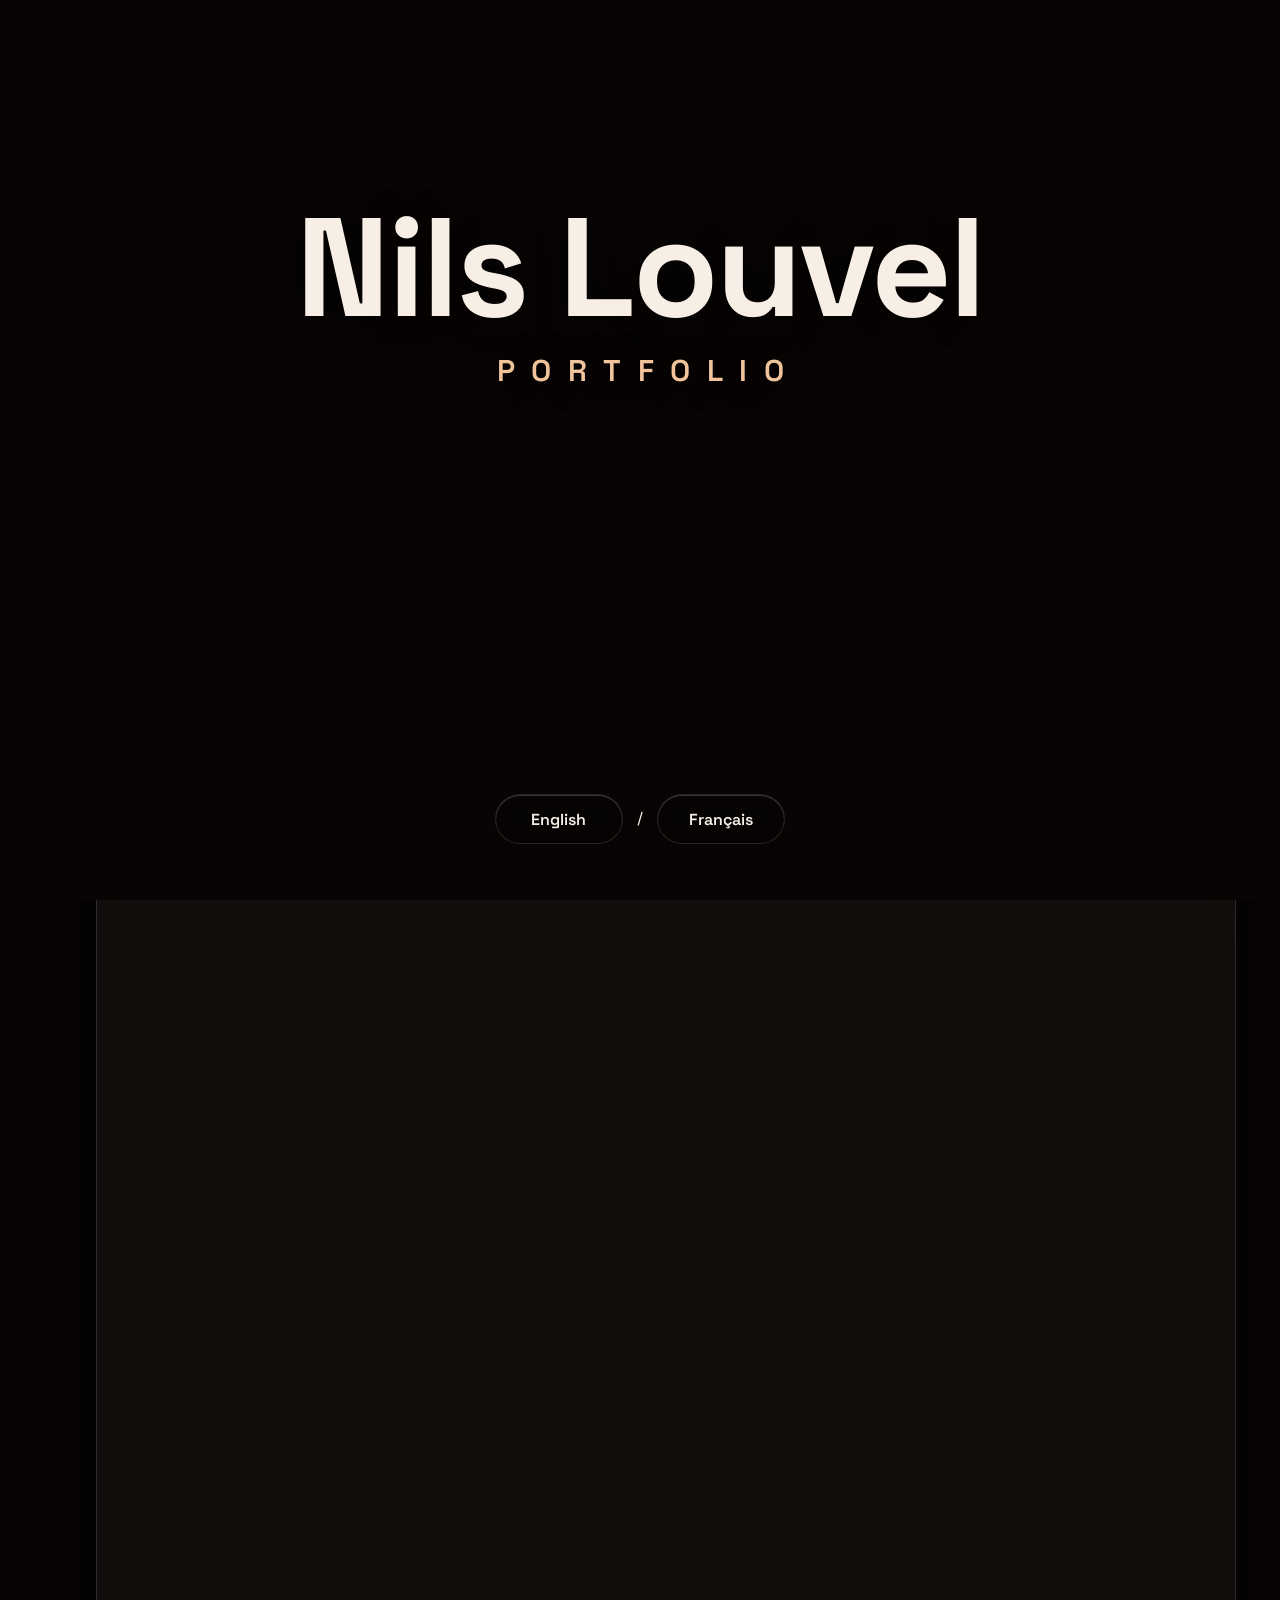
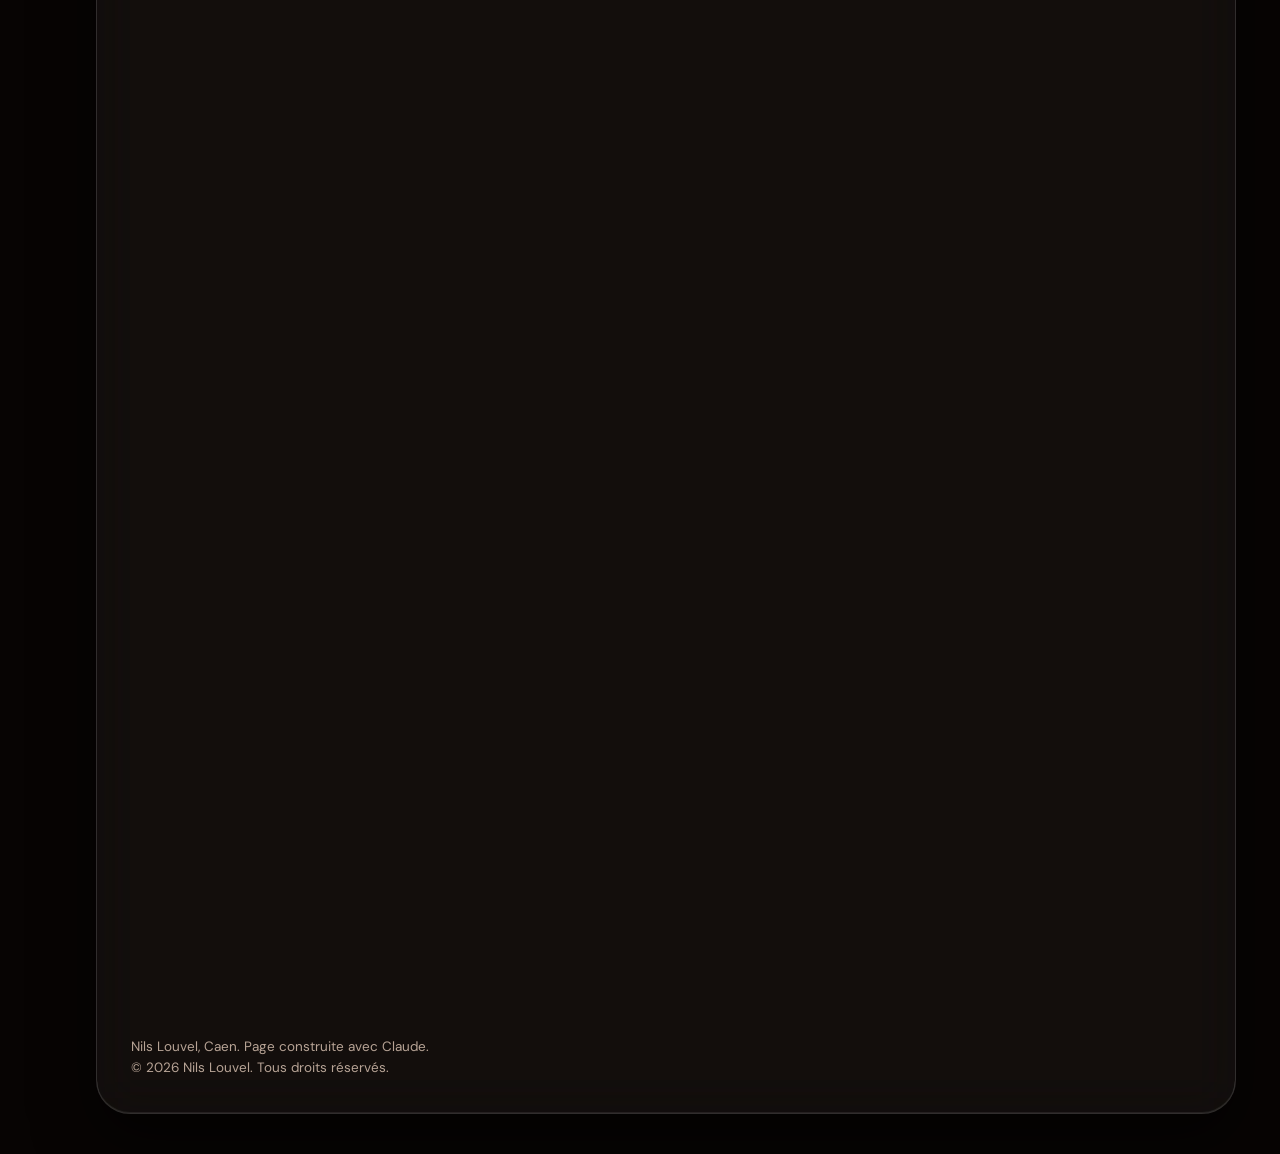
<file: index.html>
<!doctype html>
<html lang="fr">
<head>
<meta charset="utf-8">
<meta name="viewport" content="width=device-width, initial-scale=1, viewport-fit=cover">
<title>Nils Louvel · Business Developer en alternance</title>
<meta name="description" content="Nils Louvel cherche une alternance de 12 à 24 mois à Caen comme Business Developer SaaS BtoB. Vente terrain, emailing, salons, et des outils construits avec Claude.">
<meta property="og:title" content="Nils Louvel · Business Developer en alternance">
<meta property="og:description" content="Alternance 12 à 24 mois à Caen. Prospection, démos, suivi jusqu'au closing.">
<meta property="og:type" content="website">
<meta name="theme-color" content="#070403">
<link rel="preconnect" href="https://fonts.googleapis.com">
<link rel="preconnect" href="https://fonts.gstatic.com" crossorigin>
<link rel="stylesheet" href="https://fonts.googleapis.com/css2?family=DM+Sans:opsz,wght@9..40,400;9..40,500;9..40,700&family=Space+Grotesk:wght@500;600;700&display=swap">
<style>
/* Mise en page : fond flou fixe (taches de couleur + courbes de niveau), barre du haut en verre,
   rail d'icônes à gauche (ordinateur), un grand panneau en verre qui contient toutes les sections,
   et un dock en bas pour naviguer sur téléphone. */
/* Thème unique : espace sombre. Les nébuleuses colorées passent derrière le verre pour lui donner de la profondeur. */
:root {
  /* Palette tirée de la vidéo d'intro : ciel noir chaud, rouille de Mars, sable, soleil blanc chaud */
  --bg: #070403;
  --blob-1: rgba(150, 62, 24, 0.42); --blob-2: rgba(95, 38, 14, 0.45); --blob-3: rgba(255, 214, 170, 0.1);
  --glass: rgba(255, 255, 255, 0.045);
  --glass-strong: rgba(255, 255, 255, 0.07);
  --glass-border: rgba(255, 255, 255, 0.13);
  --glass-shine: rgba(255, 255, 255, 0.2);
  --shadow: 0 24px 60px rgba(0, 0, 0, 0.55);
  --fg: #F7EEE6; --muted: #B8A496; --line: rgba(255, 255, 255, 0.09);
  --teal: #E2783F; --teal-ink: #FFFFFF; --orange: #F2C49B;
  --dark-card: #0E0806; --dark-ink: #F7EEE6;
  --cta: #FFF3E6; --cta-ink: #1A0C06;
  --display: 'Space Grotesk', 'Helvetica Neue', Arial, sans-serif;
  --body: 'DM Sans', 'Helvetica Neue', Arial, sans-serif;
  --r-xl: 28px; --r-lg: 20px; --r-md: 14px;
  color-scheme: dark;
}

* { box-sizing: border-box; }
html { scroll-behavior: smooth; }
body { margin: 0; background: var(--bg); color: var(--fg); font: 16px/1.55 var(--body); -webkit-font-smoothing: antialiased; }
h1, h2, h3 { font-family: var(--display); margin: 0; text-wrap: balance; letter-spacing: -0.02em; }
p { margin: 0; text-wrap: pretty; }
a { color: inherit; }
button { font: inherit; color: inherit; }
:focus-visible { outline: 2px solid var(--teal); outline-offset: 3px; }
svg.i { width: 18px; height: 18px; fill: none; stroke: currentColor; stroke-width: 1.8; stroke-linecap: round; stroke-linejoin: round; flex: none; }

/* Fond */
.bg { position: fixed; inset: 0; z-index: -1; overflow: hidden; }
.blob { position: absolute; width: 70vmax; height: 70vmax; border-radius: 50%; opacity: 0.85; }
.blob.b1 { background: radial-gradient(circle, var(--blob-1), transparent 62%); top: -25vmax; left: -15vmax; animation: drift1 26s ease-in-out infinite alternate; }
.blob.b2 { background: radial-gradient(circle, var(--blob-2), transparent 62%); bottom: -30vmax; right: -20vmax; animation: drift2 32s ease-in-out infinite alternate; }
.blob.b3 { background: radial-gradient(circle, var(--blob-3), transparent 60%); top: 30%; left: 35%; width: 50vmax; height: 50vmax; animation: drift1 38s ease-in-out infinite alternate-reverse; }
@keyframes drift1 { to { transform: translate(12vw, 10vh) scale(1.1); } }
@keyframes drift2 { to { transform: translate(-14vw, -8vh) scale(1.15); } }
#stars { position: absolute; inset: -40px; width: calc(100% + 80px); height: calc(100% + 80px); animation: float 60s ease-in-out infinite alternate; }
@keyframes float { to { transform: translate(-30px, -24px); } }

/* Intro : vidéo plein écran (recadrée pour remplir l'écran), titre et langues par-dessus */
#intro { position: fixed; inset: 0; z-index: 100; background: var(--bg); transition: opacity .9s ease; }
#intro video { position: absolute; inset: 0; width: 100%; height: 100%; object-fit: cover; object-position: 58% 50%; }
.intro-title { position: absolute; left: 0; right: 0; top: 22%; text-align: center; margin: 0; color: var(--fg);
  opacity: 0; transform: translateY(14px); transition: opacity 1.2s ease, transform 1.2s cubic-bezier(.2,.8,.2,1); text-shadow: 0 2px 30px rgba(0,0,0,.6); }
.intro-title span { display: block; font: 700 clamp(44px, 11vw, 140px)/1 var(--display); letter-spacing: -0.02em; }
.intro-title small { display: block; margin-top: .6em; font: 600 clamp(14px, 2.6vw, 30px)/1 var(--display); letter-spacing: .55em; text-indent: .55em; text-transform: uppercase; color: var(--orange); }
#intro.ready .intro-title { opacity: 1; transform: none; }
#intro.out { opacity: 0; pointer-events: none; }
#intro .lang { position: absolute; left: 50%; bottom: max(56px, calc(env(safe-area-inset-bottom) + 36px)); transform: translate(-50%, 12px);
  display: flex; align-items: center; gap: 14px; opacity: 0; pointer-events: none; transition: opacity .8s ease, transform .8s ease; }
#intro.ready .lang { transition-delay: .9s; }
#intro.ready .lang { opacity: 1; transform: translate(-50%, 0); pointer-events: auto; }
#intro .lang button { min-height: 50px; min-width: 128px; padding: 0 24px; border-radius: 999px; border: 1px solid var(--glass-border);
  background: rgba(7, 4, 3, 0.5); color: var(--fg); font: 600 16px var(--display); cursor: pointer;
  -webkit-backdrop-filter: blur(12px); backdrop-filter: blur(12px); box-shadow: inset 0 1px 0 var(--glass-shine); transition: background .2s, transform .2s; }
#intro .lang button:hover { background: rgba(255, 255, 255, 0.14); transform: translateY(-2px); }
#intro .lang span { color: var(--fg); text-shadow: 0 1px 6px rgba(0, 0, 0, 0.8); }

/* Verre liquide : flou + reflet en haut + halo qui suit le pointeur */
.glass { position: relative; background: var(--glass); border: 1px solid var(--glass-border);
  -webkit-backdrop-filter: blur(24px) saturate(170%); backdrop-filter: blur(24px) saturate(170%);
  box-shadow: inset 0 1px 0 var(--glass-shine), inset 0 -1px 0 rgba(255,255,255,0.08), var(--shadow); }
.card { position: relative; background: var(--glass-strong); border: 1px solid var(--glass-border); border-radius: var(--r-lg);
  box-shadow: inset 0 1px 0 var(--glass-shine), 0 6px 18px rgba(0,0,0,0.05); padding: 20px;
  transition: transform .35s cubic-bezier(.2,.8,.2,1), box-shadow .35s; }
.glass::before, .card::before { content: ""; position: absolute; inset: 0; border-radius: inherit; pointer-events: none;
  background: radial-gradient(260px circle at var(--mx, 50%) var(--my, -30%), rgba(255,255,255,0.07), transparent 65%);
  opacity: 0; transition: opacity .3s; }
.glass:hover::before, .card:hover::before { opacity: 1; }
.lift:hover { transform: translateY(-5px); box-shadow: inset 0 1px 0 var(--glass-shine), 0 16px 34px rgba(0,0,0,0.1); }

/* Barre du haut */
.topbar { position: fixed; z-index: 20; top: max(14px, env(safe-area-inset-top)); left: 50%; transform: translateX(-50%);
  width: min(1240px, calc(100% - 24px)); border-radius: 999px; padding: 8px 8px 8px 10px;
  display: flex; align-items: center; gap: 12px; }
.avatar { width: 38px; height: 38px; border-radius: 50%; display: grid; place-items: center; flex: none;
  background: var(--dark-card); color: var(--dark-ink); font: 700 14px var(--display); }
.who { font: 600 15px var(--display); white-space: nowrap; }
.who small { display: block; font: 400 12px var(--body); color: var(--muted); }
.status { margin: 0 auto; display: flex; align-items: center; gap: 10px; padding: 7px 16px 7px 8px; border-radius: 999px;
  background: var(--glass-strong); border: 1px solid var(--glass-border); font-size: 14px; color: var(--muted); }
.orb { width: 22px; height: 22px; border-radius: 50%; flex: none;
  background: conic-gradient(from 0deg, #E2783F, #FFF3E6, #F2C49B, #E2783F); animation: spin 6s linear infinite; box-shadow: 0 0 12px rgba(226,120,63,.6); }
@keyframes spin { to { transform: rotate(360deg); } }

/* Rail d'icônes (ordinateur) */
.rail { position: fixed; z-index: 15; left: max(18px, env(safe-area-inset-left)); top: 50%; transform: translateY(-50%);
  box-sizing: border-box; width: 60px; overflow: hidden; border-radius: 30px; padding: 8px; display: none; flex-direction: column; gap: 6px;
  transition: width .35s cubic-bezier(.2,.8,.2,1); }
/* Au survol (ou au clavier), le rail s'élargit et laisse voir les noms, coupés jusque-là */
.rail:hover, .rail:focus-within { width: 200px; }
.rail a { display: flex; align-items: center; gap: 14px; height: 42px; padding-left: 12px; border-radius: 21px; color: var(--muted); text-decoration: none; transition: background .25s, color .25s; }
.rail a:hover, .rail a.on { color: var(--fg); }
.rail a.on { background: var(--glass-strong); box-shadow: inset 0 1px 0 var(--glass-shine), 0 4px 10px rgba(0,0,0,.08); }
.rail a span { white-space: nowrap; font-size: 14px; font-weight: 500; opacity: 0; transition: opacity .25s; }
.rail:hover a span, .rail:focus-within a span { opacity: 1; }

/* Grand panneau */
.panel { width: min(1240px, calc(100% - 24px)); margin: calc(92px + env(safe-area-inset-top)) auto 120px; border-radius: 34px; padding: 34px; }
section { scroll-margin-top: 100px; }
section + section { margin-top: 56px; }
.sec-head { display: flex; flex-wrap: wrap; align-items: end; justify-content: space-between; gap: 8px 20px; margin-bottom: 20px; }
.sec-head h2 { font-size: clamp(24px, 3vw, 32px); }
.sec-head p { color: var(--muted); max-width: 56ch; }
.hello h1 { font-size: clamp(34px, 5.4vw, 60px); line-height: 1.02; }
.hello p { color: var(--muted); max-width: 62ch; margin-top: 12px; font-size: 17px; }
.label { font-size: 13px; color: var(--muted); }
.chip { display: inline-flex; align-items: center; gap: 6px; padding: 3px 10px; border-radius: 999px; font-size: 12.5px; font-weight: 500;
  background: rgba(226,120,63,0.14); color: var(--teal); white-space: nowrap; }
.chip.orange { background: rgba(242,196,155,0.12); color: var(--orange); }
.chip.grey { background: var(--line); color: var(--muted); }

/* Rangée du haut */
.top-grid { display: grid; gap: 18px; margin-top: 30px; grid-template-columns: minmax(0, 1fr); }
.profile-card { display: flex; flex-direction: column; gap: 14px; }
.profile-card .big { font: 700 clamp(26px, 3vw, 32px)/1.1 var(--display); }
.btns { display: grid; grid-template-columns: 1fr 1fr; gap: 10px; }
.btn { min-height: 46px; border-radius: 999px; display: inline-flex; align-items: center; justify-content: center; gap: 8px; padding: 0 16px;
  font: 600 14.5px var(--display); text-decoration: none; cursor: pointer; border: 1px solid var(--glass-border); background: var(--glass-strong);
  transition: transform .2s; }
.btn:hover { transform: translateY(-2px); }
.btn.dark { background: var(--cta); color: var(--cta-ink); border-color: transparent; box-shadow: 0 0 24px rgba(255, 243, 230, 0.15); }
.minis { display: grid; grid-template-columns: repeat(3, minmax(0, 1fr)); gap: 8px; padding: 12px; border-radius: var(--r-md); background: var(--line); }
.minis div { min-width: 0; }
.minis b { display: block; font: 700 17px var(--display); }
.minis span { font-size: 12.5px; color: var(--muted); }

.stats { display: grid; grid-template-columns: repeat(2, minmax(0, 1fr)); gap: 12px; }
.stat { display: flex; flex-direction: column; gap: 6px; padding: 18px; min-height: 150px; }
.stat b { font: 700 clamp(28px, 3.4vw, 38px)/1 var(--display); font-variant-numeric: tabular-nums; margin-top: auto; }
.stat p { font-size: 13.5px; color: var(--muted); }
.stat.teal { background: linear-gradient(150deg, #C4582A, #6A2810); color: var(--teal-ink); border-color: rgba(255,255,255,.35); }
.stat.teal p, .stat.teal .label { color: rgba(255,255,255,.82); }
.stat.teal .chip { background: rgba(255,255,255,.2); color: #fff; }

/* Profil de dénivelé */
.chart-card { display: flex; flex-direction: column; gap: 10px; }
.profile { position: relative; height: 200px; margin: 8px 6px 0; }
.profile svg { position: absolute; inset: 0; width: 100%; height: 100%; overflow: visible; }
.profile .ridge { fill: none; stroke: var(--teal); stroke-width: 2.5; vector-effect: non-scaling-stroke; }
.profile .mass { fill: url(#massGrad); }
.profile .grid line { stroke: var(--line); stroke-dasharray: 3 5; vector-effect: non-scaling-stroke; }
.wp { position: absolute; transform: translate(-50%, -50%); width: 44px; height: 44px; display: grid; place-items: center;
  background: none; border: 0; padding: 0; cursor: pointer; }
.wp i { width: 16px; height: 16px; border-radius: 50%; background: var(--glass-strong); border: 3px solid var(--teal); transition: transform .2s, background .2s; }
.wp.summit i { border-color: var(--orange); border-style: dashed; }
.wp:hover i { transform: scale(1.25); }
.wp[aria-pressed="true"] i { background: var(--teal); transform: scale(1.35); }
.wp.summit[aria-pressed="true"] i { background: var(--orange); }
.caption { min-height: 64px; padding: 12px 14px; border-radius: var(--r-md); background: var(--line); }
.caption b { font-family: var(--display); }
.caption span { display: block; font-size: 13.5px; color: var(--muted); }

/* Tableau des expériences */
.table { padding: 8px; }
.thead, .row > summary { display: grid; grid-template-columns: 120px minmax(0, 1.5fr) minmax(0, 1.3fr) 100px 120px 28px; gap: 14px; align-items: center; padding: 12px 14px; }
.thead { font-size: 12.5px; color: var(--muted); border-radius: var(--r-md); background: var(--line); }
.row { border-bottom: 1px solid var(--line); }
.row:last-child { border-bottom: 0; }
.row > summary { list-style: none; cursor: pointer; border-radius: var(--r-md); transition: background .2s; }
.row > summary::-webkit-details-marker { display: none; }
.row > summary:hover { background: var(--line); }
.row .yr { font-variant-numeric: tabular-nums; color: var(--muted); font-size: 14px; }
.row .job { font-weight: 700; }
.row .place { color: var(--muted); font-size: 14px; }
.row .chev { transition: transform .25s; color: var(--muted); }
.row[open] .chev { transform: rotate(90deg); }
.row ul { margin: 0 0 14px; padding: 4px 14px 4px 152px; display: grid; gap: 6px; }
.row li::marker { color: var(--teal); }
.row.next .job { color: var(--orange); }

/* Projets */
.projects { display: grid; gap: 16px; grid-template-columns: repeat(auto-fit, minmax(min(280px, 100%), 1fr)); }
.proj { text-decoration: none; min-height: 230px; display: flex; flex-direction: column; gap: 10px; padding: 22px; }
.proj h3 { font-size: 21px; }
.proj p { font-size: 15px; color: var(--muted); }
.proj .foot { margin-top: auto; display: flex; justify-content: space-between; align-items: center; font: 600 13px var(--display); letter-spacing: .06em; }
.proj.dark { background: var(--dark-card); color: var(--dark-ink); border-color: rgba(255,255,255,.08); }
.proj.dark p { color: rgba(244,241,236,.7); }
.proj.dark .chip { background: rgba(255,255,255,.12); color: var(--dark-ink); }
.proj.teal { background: linear-gradient(150deg, #C4582A, #6A2810); color: #fff; border-color: rgba(255,255,255,.3); }
.proj.teal p { color: rgba(255,255,255,.82); }
.proj.teal .chip { background: rgba(255,255,255,.2); color: #fff; }
.dots { display: flex; }
.dots i { width: 22px; height: 22px; border-radius: 50%; background: #E2783F; }
.dots i + i { margin-left: -8px; background: #F3D9B1; opacity: .9; }

/* Compétences */
.skills { display: grid; gap: 16px; grid-template-columns: repeat(auto-fit, minmax(min(320px, 100%), 1fr)); }
.list { display: grid; gap: 14px; margin-top: 12px; }
.item { display: flex; gap: 12px; align-items: flex-start; }
.item .ico { width: 34px; height: 34px; border-radius: 10px; display: grid; place-items: center; background: rgba(226,120,63,0.14); color: var(--teal); flex: none; }
.item strong { display: block; font-family: var(--display); }
.item span { font-size: 14px; color: var(--muted); }
.sub { font: 600 12px var(--display); letter-spacing: .1em; text-transform: uppercase; color: var(--muted); margin: 18px 0 8px; }
.sub:first-of-type { margin-top: 4px; }
.chips { display: flex; flex-wrap: wrap; gap: 8px; }
.chips span { padding: 6px 13px; border-radius: 999px; font-size: 14px; background: var(--glass-strong); border: 1px solid var(--glass-border); }
.chips span.hot { border-color: var(--teal); color: var(--teal); font-weight: 600; }
.bar { height: 8px; border-radius: 99px; background: var(--line); overflow: hidden; margin-top: 8px; }
.bar i { display: block; height: 100%; width: var(--w); border-radius: inherit; background: var(--teal); transform-origin: left; }

/* Contact */
.contact { display: grid; gap: 14px; grid-template-columns: repeat(auto-fit, minmax(min(240px, 100%), 1fr)); }
.cbox { display: flex; flex-direction: column; gap: 10px; min-width: 0; }
.cbox .val { font: 600 18px var(--display); overflow-wrap: anywhere; }
.cbox .row-btns { display: flex; gap: 8px; flex-wrap: wrap; margin-top: auto; }
.cbox .btn { min-height: 40px; font-size: 14px; }
.foot-note { margin-top: 28px; font-size: 13.5px; color: var(--muted); }

/* Fenêtre de contact : centrée, le site passe derrière en flou ; un clic sur le flou la ferme */
#contact-modal { position: fixed; inset: 0; margin: auto; height: fit-content; z-index: 100; border: 0; padding: 0; background: transparent; color: var(--fg); width: min(520px, calc(100% - 32px)); max-height: calc(100% - 32px); overflow: visible; }
#contact-modal::backdrop { background: rgba(7, 4, 3, 0.5); -webkit-backdrop-filter: blur(14px); backdrop-filter: blur(14px); }
#contact-modal[open] .sheet { animation: pop .35s cubic-bezier(.2,.8,.2,1); }
@keyframes pop { from { opacity: 0; transform: translateY(16px) scale(.97); } }
#contact-modal .sheet { border-radius: 28px; padding: 26px; display: grid; gap: 12px; background: rgba(22, 12, 8, 0.72); }
#contact-modal h2 { font-size: 28px; padding-right: 40px; }
#contact-modal .close { padding: 0; position: absolute; top: 16px; right: 16px; width: 40px; height: 40px; border-radius: 50%; border: 1px solid var(--glass-border);
  background: var(--glass-strong); color: var(--muted); cursor: pointer; display: grid; place-items: center; }
.mrow { display: flex; flex-wrap: wrap; align-items: center; gap: 12px 14px; padding: 14px; border-radius: 18px; background: var(--glass-strong); border: 1px solid var(--glass-border); }
.mrow .ico { width: 40px; height: 40px; border-radius: 12px; display: grid; place-items: center; background: rgba(226,120,63,0.14); color: var(--teal); flex: none; }
.mrow .txt { flex: 1; min-width: 150px; }
.mrow .txt span { display: block; font-size: 13px; color: var(--muted); }
.mrow .txt b { font: 600 16px var(--display); overflow-wrap: anywhere; }
.mrow .acts { display: flex; gap: 8px; }
.mrow .btn { min-height: 40px; font-size: 14px; padding: 0 14px; }


/* Dock du bas : seulement sur téléphone et tablette ; sur grand écran le rail de gauche le remplace */
.dock { position: fixed; z-index: 20; left: 50%; bottom: max(14px, env(safe-area-inset-bottom)); transform: translateX(-50%);
  border-radius: 999px; padding: 6px; display: flex; align-items: center; gap: 2px; max-width: calc(100% - 20px); }
.dock a { display: flex; flex-direction: column; align-items: center; justify-content: center; gap: 2px; min-width: 48px; min-height: 48px;
  padding: 4px 8px; border-radius: 999px; text-decoration: none; color: var(--muted); font-size: 10.5px; font-weight: 500; transition: background .3s, color .3s; }
.dock a.on { background: var(--glass-strong); color: var(--fg); box-shadow: inset 0 1px 0 var(--glass-shine), 0 4px 12px rgba(0,0,0,.1); }
.dock .plus { min-width: 48px; background: var(--cta); color: var(--cta-ink); margin-left: 4px; }
.dock .plus span { display: none; }

/* Apparition au défilement */
.reveal { opacity: 0; transform: translateY(18px); transition: opacity .7s ease, transform .7s cubic-bezier(.2,.8,.2,1); transition-delay: var(--d, 0s); }
.reveal.in { opacity: 1; transform: none; }

@media (min-width: 720px) {
  .top-grid { grid-template-columns: minmax(0, 1fr) minmax(0, 1fr); }
  .chart-card { grid-column: 1 / -1; }
  .dock a { flex-direction: row; gap: 8px; font-size: 14px; padding: 0 16px; }
  .dock a .i { display: none; }
  .dock .plus .i { display: block; }
  .dock .plus { padding: 0; }
}
@media (min-width: 1100px) {
  .top-grid { grid-template-columns: minmax(0, 1fr) minmax(0, 1.05fr) minmax(0, 1fr); }
  .chart-card { grid-column: auto; }
  .rail { display: flex; }
  .dock { display: none; }
  .panel { margin-bottom: 40px; width: min(1240px, calc(100% - 140px)); margin-left: max(96px, calc((100% - 1240px) / 2)); }
}
@media (max-width: 860px) {
  .thead { display: none; }
  .row > summary { grid-template-columns: minmax(0, 1fr) auto; grid-template-areas: "job st" "place place" "yr type"; gap: 4px 10px; }
  .row .job { grid-area: job; } .row .place { grid-area: place; } .row .yr { grid-area: yr; }
  .row .st { grid-area: st; justify-self: end; } .row .type { grid-area: type; justify-self: end; } .row .chev { display: none; }
  .row ul { padding: 4px 14px 4px 32px; }
}
@media (max-width: 640px) {
  .status { display: none; }
  .topbar .who { margin-right: auto; }
  .panel { padding: 20px 16px; border-radius: 26px; width: calc(100% - 16px); }
  section + section { margin-top: 44px; }
  .stat { min-height: 132px; padding: 14px; }
  .btns { grid-template-columns: 1fr; }
  .profile { height: 170px; }
}
@media (prefers-reduced-motion: reduce) {
  html { scroll-behavior: auto; }
  .blob, .orb { animation: none; }
  .reveal { opacity: 1; transform: none; transition: none; }
  .card, .btn, .lift { transition: none; }
  .lift:hover { transform: none; }
}
</style>
</head>
<body>

<svg width="0" height="0" style="position:absolute" aria-hidden="true">
  <symbol id="i-home" viewBox="0 0 24 24"><path d="M3 10.5 12 3l9 7.5V20a1 1 0 0 1-1 1h-5v-6H9v6H4a1 1 0 0 1-1-1z"/></symbol>
  <symbol id="i-route" viewBox="0 0 24 24"><path d="m3 20 6-10 4 6 3-4 5 8z"/><path d="M14.5 6.5 16 4l1.5 2.5"/></symbol>
  <symbol id="i-spark" viewBox="0 0 24 24"><path d="M12 3l1.8 4.7 4.7 1.8-4.7 1.8L12 16l-1.8-4.7-4.7-1.8 4.7-1.8z"/><path d="M19 15l.8 2.2 2.2.8-2.2.8L19 21l-.8-2.2-2.2-.8 2.2-.8z"/></symbol>
  <symbol id="i-award" viewBox="0 0 24 24"><circle cx="12" cy="9" r="6"/><path d="m8.5 14-1.5 7 5-3 5 3-1.5-7"/></symbol>
  <symbol id="i-mail" viewBox="0 0 24 24"><rect x="3" y="5" width="18" height="14" rx="2"/><path d="m3 7 9 6 9-6"/></symbol>
  <symbol id="i-phone" viewBox="0 0 24 24"><path d="M5 3h4l2 5-2.5 1.5a11 11 0 0 0 6 6L16 13l5 2v4a2 2 0 0 1-2 2A16 16 0 0 1 3 5a2 2 0 0 1 2-2z"/></symbol>
  <symbol id="i-in" viewBox="0 0 24 24"><rect x="3" y="3" width="18" height="18" rx="3"/><path d="M8 10v7M8 7v.01M12 17v-4a2 2 0 0 1 4 0v4M12 10v7"/></symbol>
  <symbol id="i-plus" viewBox="0 0 24 24"><path d="M12 5v14M5 12h14"/></symbol>
  <symbol id="i-x" viewBox="0 0 24 24"><path d="M6 6l12 12M18 6 6 18"/></symbol>
  <symbol id="i-arrow" viewBox="0 0 24 24"><path d="M7 17 17 7M8 7h9v9"/></symbol>
  <symbol id="i-chev" viewBox="0 0 24 24"><path d="m9 6 6 6-6 6"/></symbol>
  <symbol id="i-check" viewBox="0 0 24 24"><path d="m5 12.5 4.5 4.5L19 7.5"/></symbol>
  <symbol id="i-cap" viewBox="0 0 24 24"><path d="m2 9 10-5 10 5-10 5z"/><path d="M6 11v5c2 2 10 2 12 0v-5"/></symbol>
</svg>

<div class="bg" aria-hidden="true">
  <div class="blob b1"></div><div class="blob b2"></div><div class="blob b3"></div>
  <canvas id="stars"></canvas>
</div>

<header class="topbar glass">
  <div class="avatar" aria-hidden="true">NL</div>
  <div class="who">Nils Louvel<small>Caen</small></div>
  <div class="status"><span class="orb" aria-hidden="true"></span>Disponible dès maintenant pour une alternance à Caen</div>
  <a class="btn dark top-cta" href="#contact" data-track="contact_cta" data-where="topbar">Me contacter</a>
</header>

<nav class="rail glass" aria-label="Sections">
  <a href="#accueil"><svg class="i"><use href="#i-home"/></svg><span>Accueil</span></a>
  <a href="#parcours"><svg class="i"><use href="#i-route"/></svg><span>Parcours</span></a>
  <a href="#projets"><svg class="i"><use href="#i-spark"/></svg><span>Projets IA</span></a>
  <a href="#competences"><svg class="i"><use href="#i-award"/></svg><span>Compétences</span></a>
  <a href="#contact"><svg class="i"><use href="#i-mail"/></svg><span>Contact</span></a>
</nav>

<main class="panel glass">

  <section id="accueil" class="hello">
    <h1 class="reveal">Bonjour, je suis Nils</h1>
    <p class="reveal" style="--d:.08s">Je cherche une alternance de 12 à 24 mois à Caen comme Business Developer SaaS BtoB. J'ai fait de la vente terrain, de l'emailing et des salons. Et je code mes propres outils avec Claude.</p>

    <div class="top-grid">
      <div class="card profile-card reveal" style="--d:.12s">
        <div style="display:flex;justify-content:space-between;align-items:center;gap:8px">
          <span class="label">Poste visé</span><span class="chip">Disponible</span>
        </div>
        <div class="big">Business Developer SaaS BtoB</div>
        <p class="label">Prospecter, faire des démos et suivre les opportunités jusqu'au closing. Rythme : 3 semaines en entreprise, 1 semaine à l'EM Normandie.</p>
        <div class="btns">
          <a class="btn dark" href="#contact" data-track="contact_cta" data-where="profil"><svg class="i"><use href="#i-mail"/></svg>Me contacter</a>
          <a class="btn" href="https://www.linkedin.com/in/nils-louvel" target="_blank" rel="noopener" data-track="linkedin_opened" data-where="profil"><svg class="i"><use href="#i-in"/></svg>LinkedIn</a>
        </div>
        <div class="minis">
          <div><b>C2</b><span>Anglais</span></div>
          <div><b>B1</b><span>Allemand</span></div>
          <div><b>2 ans</b><span>en Autriche</span></div>
        </div>
      </div>

      <div class="stats" id="chiffres">
        <div class="card stat teal lift reveal" style="--d:.16s"><span class="chip">Larcher Services</span><b data-count="13000" data-space>13 000</b><p>clients touchés par 5 campagnes d'emailing</p></div>
        <div class="card stat lift reveal" style="--d:.2s"><span class="chip">Foire de Caen</span><b data-count="12">12</b><p>rendez-vous clients pris en une semaine</p></div>
        <div class="card stat lift reveal" style="--d:.24s"><span class="chip">Carrefour</span><b data-count="22" data-prefix="+" data-suffix=" %">+22 %</b><p>de ventes sur l'opération de Noël</p></div>
        <div class="card stat lift reveal" style="--d:.28s"><span class="chip">Carrefour</span><b data-count="200" data-suffix="+">200+</b><p>références pilotées en rayon</p></div>
      </div>

      <div class="card chart-card reveal" style="--d:.2s">
        <div style="display:flex;justify-content:space-between;align-items:center;gap:8px">
          <strong style="font-family:var(--display)">Mon parcours en dénivelé</strong><span class="chip orange">Prochaine étape</span>
        </div>
        <span class="label">Chaque poste m'a fait monter d'un cran. Touchez un point.</span>
        <div class="profile" id="profile">
          <svg viewBox="0 0 1000 300" preserveAspectRatio="none" aria-hidden="true">
            <defs><linearGradient id="massGrad" x1="0" y1="0" x2="0" y2="1"><stop offset="0" stop-color="#E2783F" stop-opacity=".35"/><stop offset="1" stop-color="#E2783F" stop-opacity="0"/></linearGradient></defs>
            <g class="grid"><line x1="0" y1="75" x2="1000" y2="75"/><line x1="0" y1="150" x2="1000" y2="150"/><line x1="0" y1="225" x2="1000" y2="225"/></g>
            <path class="mass" id="mass"/><path class="ridge" id="ridge"/>
          </svg>
        </div>
        <div class="caption" aria-live="polite"><b id="cap-title"></b><span id="cap-where"></span></div>
      </div>
    </div>
  </section>

  <section id="parcours">
    <div class="sec-head reveal"><h2>Expériences</h2><p>Cliquez sur une ligne pour voir ce que j'ai fait.</p></div>
    <div class="card table reveal" id="xp">
      <div class="thead" aria-hidden="true"><span>Période</span><span>Poste</span><span>Lieu</span><span>Type</span><span>Statut</span><span></span></div>

      <details class="row next" data-x="94" data-y="14" data-yr="Prochaine étape">
        <summary><span class="yr">Dès maintenant</span><span class="job">Business Developer SaaS BtoB</span><span class="place">Caen, en parallèle de l'EM Normandie</span><span class="type chip grey">Alternance</span><span class="st chip orange">Recherché</span><svg class="i chev"><use href="#i-chev"/></svg></summary>
        <ul><li>Prospecter de nouveaux clients BtoB sur LinkedIn, par emailing et au téléphone</li><li>Qualifier les besoins et organiser des démonstrations</li><li>Suivre les opportunités et participer au closing</li></ul>
      </details>
      <details class="row" data-x="72" data-y="34" data-yr="2025-26">
        <summary><span class="yr">2025-2026</span><span class="job">Responsable de rayon · Carrefour</span><span class="place">Cormelles-le-Royal</span><span class="type chip grey">Alternance</span><span class="st chip">Terminé</span><svg class="i chev"><use href="#i-chev"/></svg></summary>
        <ul><li>Un rayon de plus de 200 références et 3 k€ de chiffre d'affaires par semaine</li><li>Chaque semaine, analyse des ventes, de la marge et de la démarque</li><li>Implantations saisonnières, dont +22 % de ventes sur l'opération de Noël</li><li>4 renforts saisonniers encadrés</li></ul>
      </details>
      <details class="row" data-x="50" data-y="52" data-yr="2025">
        <summary><span class="yr">Janv. 2025</span><span class="job">Vendeur conseil · Carrefour</span><span class="place">Soliers</span><span class="type chip grey">Stage</span><span class="st chip">Terminé</span><svg class="i chev"><use href="#i-chev"/></svg></summary>
        <ul><li>Conseil client, mise en rayon et mise en place des offres promotionnelles</li></ul>
      </details>
      <details class="row" data-x="28" data-y="62" data-yr="2024">
        <summary><span class="yr">Avr. et sept. 2024</span><span class="job">Commercial · Larcher Services</span><span class="place">Soliers</span><span class="type chip grey">Stage</span><span class="st chip">Terminé</span><svg class="i chev"><use href="#i-chev"/></svg></summary>
        <ul><li>5 campagnes d'emailing envoyées à un fichier de 13 000 clients</li><li>Stand de la Foire de Caen préparé et animé : 12 rendez-vous pris en une semaine</li><li>Devis et études de faisabilité sur le terrain avec les commerciaux</li><li>Suivi des clients jusqu'au contrôle des travaux terminés</li></ul>
      </details>
      <details class="row" data-x="6" data-y="80" data-yr="2022-23">
        <summary><span class="yr">2022-2023</span><span class="job">Saisons en camping</span><span class="place">Bernières, Courseulles, Dornbirn (Autriche)</span><span class="type chip grey">Saisonnier</span><span class="st chip">Terminé</span><svg class="i chev"><use href="#i-chev"/></svg></summary>
        <ul><li>Surveillant de baignade, et responsable d'une équipe propreté de 8 personnes</li><li>En Autriche : accueil d'une clientèle internationale au bar, au restaurant et en caisse</li></ul>
      </details>
    </div>
  </section>

  <section id="projets">
    <div class="sec-head reveal"><h2>Construit avec Claude</h2><p>J'utilise l'IA tous les jours pour automatiser ce qui peut l'être. Voici trois outils que j'ai faits moi-même.</p><a class="btn" href="projets/">Voir les projets en détail<svg class="i"><use href="#i-arrow"/></svg></a></div>
    <div class="projects">
      <a class="card proj dark lift reveal" href="projets/#crm"><span class="chip" style="align-self:flex-start">Mini-CRM</span><h3>Suivi de candidatures</h3><p>Un site avec un pipeline, une base de 58 entreprises caennaises et une veille quotidienne des offres.</p><div class="foot"><span>58 ENTREPRISES</span><span class="dots"><i></i><i></i></span></div></a>
      <a class="card proj teal lift reveal" style="--d:.08s" href="projets/#relances"><span class="chip" style="align-self:flex-start">Automatisation</span><h3>Relances à J+10</h3><p>Un tracker Excel avec des statuts en couleur et une date de relance calculée toute seule, comme une cadence de prospection.</p><div class="foot"><span>J+10</span><span class="dots"><i></i><i></i></span></div></a>
      <a class="card proj lift reveal" style="--d:.16s" href="projets/#rando"><span class="chip" style="align-self:flex-start">Vibe coding</span><h3>Appli de randonnée</h3><p>Pour préparer une rando : checklist du sac, import d'itinéraire GPX, profil de dénivelé et calcul de la nourriture.</p><div class="foot"><span>SAC &amp; DÉNIVELÉ</span><span class="dots"><i></i><i></i></span></div></a>
    </div>
  </section>

  <section id="competences">
    <div class="sec-head reveal"><h2>Compétences et formation</h2></div>
    <div class="skills">
      <div class="card reveal">
        <strong style="font-family:var(--display)">Certifications IA</strong>
        <div class="list">
          <div class="item"><span class="ico"><svg class="i"><use href="#i-check"/></svg></span><div><strong>AI Fluency: Framework &amp; Foundations</strong><span>Anthropic Academy, 2026</span></div></div>
          <div class="item"><span class="ico"><svg class="i"><use href="#i-check"/></svg></span><div><strong>Claude 101</strong><span>Anthropic Academy, 2026</span></div></div>
          <div class="item"><span class="ico"><svg class="i"><use href="#i-check"/></svg></span><div><strong>AI Essentials</strong><span>Google</span></div></div>
        </div>
        <strong style="font-family:var(--display);display:block;margin-top:24px">Formation</strong>
        <div class="list">
          <div class="item"><span class="ico"><svg class="i"><use href="#i-cap"/></svg></span><div><strong>Bachelor Management International (Bac+3)</strong><span>EM Normandie, Caen, 2026-2027, en alternance</span></div></div>
          <div class="item"><span class="ico"><svg class="i"><use href="#i-cap"/></svg></span><div><strong>BTS Management Commercial Opérationnel</strong><span>2023-2026, au CNED depuis l'Autriche puis à l'Ecofac Caen</span></div></div>
          <div class="item"><span class="ico"><svg class="i"><use href="#i-cap"/></svg></span><div><strong>Mémoire en cours</strong><span>Usages numériques et souveraineté de l'information en entreprise</span></div></div>
        </div>
      </div>
      <div class="card reveal" style="--d:.08s">
        <p class="sub">Hard skills</p>
        <div class="chips"><span>Gestion de rayon</span><span>Merchandising</span><span>Stocks et commandes</span><span>Analyse des ventes</span><span>Devis</span><span>Emailing</span><span>Excel avancé</span><span>Microsoft 365</span><span>Canva</span><span class="hot">Claude</span></div>
        <p class="sub">Soft skills</p>
        <div class="chips"><span>Relation client</span><span>Négociation</span><span>Encadrement d'équipe</span><span>Adaptabilité en environnement international</span><span>Autonomie</span></div>
        <p class="sub">Langues</p>
        <div class="list" style="margin-top:4px">
          <div><div style="display:flex;justify-content:space-between"><span>Anglais</span><span class="label">C2</span></div><div class="bar"><i style="--w:100%"></i></div></div>
          <div><div style="display:flex;justify-content:space-between"><span>Allemand</span><span class="label">B1</span></div><div class="bar"><i style="--w:50%"></i></div></div>
        </div>
        <p class="sub">En dehors du travail</p>
        <div class="chips"><span>Raid en montagne</span><span>Impression 3D</span><span>IA et nouvelles technos</span></div>
      </div>
    </div>
  </section>

  <section id="contact">
    <div class="sec-head reveal"><h2>On en parle ?</h2><p>Je suis disponible dès maintenant. Le plus rapide, c'est le téléphone ou un message LinkedIn.</p></div>
    <div class="contact">
      <div class="card cbox lift reveal"><span class="label">E-mail</span><span class="val" id="mail">nilsluvl@gmail.com</span>
        <div class="row-btns"><a class="btn dark" href="mailto:nilsluvl@gmail.com" data-track="contact_clicked" data-where="email"><svg class="i"><use href="#i-mail"/></svg>Écrire</a><button class="btn" type="button" data-copy="mail">Copier</button></div></div>
      <div class="card cbox lift reveal" style="--d:.06s"><span class="label">Téléphone</span><span class="val" id="tel">07 67 06 93 46</span>
        <div class="row-btns"><a class="btn dark" href="tel:+33767069346" data-track="contact_clicked" data-where="telephone"><svg class="i"><use href="#i-phone"/></svg>Appeler</a><button class="btn" type="button" data-copy="tel">Copier</button></div></div>
      <div class="card cbox lift reveal" style="--d:.12s"><span class="label">LinkedIn</span><span class="val">nils-louvel</span>
        <div class="row-btns"><a class="btn dark" href="https://www.linkedin.com/in/nils-louvel" target="_blank" rel="noopener" data-track="linkedin_opened" data-where="contact"><svg class="i"><use href="#i-in"/></svg>Voir le profil<svg class="i"><use href="#i-arrow"/></svg></a></div></div>
    </div>
    <p class="foot-note">Nils Louvel, Caen. Page construite avec Claude.<br>© 2026 Nils Louvel. Tous droits réservés.</p>
  </section>
</main>


<nav class="dock glass" aria-label="Navigation rapide">
  <a href="#accueil"><svg class="i"><use href="#i-home"/></svg>Accueil</a>
  <a href="#parcours"><svg class="i"><use href="#i-route"/></svg>Parcours</a>
  <a href="#projets"><svg class="i"><use href="#i-spark"/></svg>Projets</a>
  <a href="#competences"><svg class="i"><use href="#i-award"/></svg>Compétences</a>
  <a class="plus" href="#contact" aria-label="Contact" data-track="contact_cta" data-where="dock"><svg class="i"><use href="#i-plus"/></svg><span>Contact</span></a>
</nav>

<dialog id="contact-modal" aria-labelledby="modal-title">
  <div class="sheet glass">
    <button class="close" type="button" aria-label="Fermer"><svg class="i"><use href="#i-x"/></svg></button>
    <h2 id="modal-title">On en parle ?</h2>
    <p class="label">Choisissez le moyen qui vous arrange.</p>
    <div class="mrow"><span class="ico"><svg class="i"><use href="#i-phone"/></svg></span><div class="txt"><span>Téléphone</span><b>07 67 06 93 46</b></div>
      <div class="acts"><a class="btn dark" href="tel:+33767069346" data-track="contact_clicked" data-where="modal_telephone">Appeler</a><button class="btn" type="button" data-copy="tel">Copier</button></div></div>
    <div class="mrow"><span class="ico"><svg class="i"><use href="#i-mail"/></svg></span><div class="txt"><span>E-mail</span><b>nilsluvl@gmail.com</b></div>
      <div class="acts"><a class="btn dark" href="mailto:nilsluvl@gmail.com" data-track="contact_clicked" data-where="modal_email">Écrire</a><button class="btn" type="button" data-copy="mail">Copier</button></div></div>
    <div class="mrow"><span class="ico"><svg class="i"><use href="#i-in"/></svg></span><div class="txt"><span>LinkedIn</span><b>nils-louvel</b></div>
      <div class="acts"><a class="btn dark" href="https://www.linkedin.com/in/nils-louvel" target="_blank" rel="noopener" data-track="linkedin_opened" data-where="modal">Voir le profil</a></div></div>
  </div>
</dialog>

<script>
/* Statistiques (Umami, sans cookie). Coller ici l'identifiant du site créé sur cloud.umami.is.
   Tant que c'est vide, rien n'est envoyé. */
var UMAMI_ID = '';
if (UMAMI_ID) {
  var s = document.createElement('script');
  s.defer = true; s.src = 'https://cloud.umami.is/script.js'; s.dataset.websiteId = UMAMI_ID;
  document.head.appendChild(s);
}
function track(name, data) { try { if (window.umami) window.umami.track(name, data); } catch (e) {} }

/* Boutons « Me contacter » : ouvrent la fenêtre de contact au lieu de descendre en bas de page.
   Placé avant tout le reste et en phase de capture, pour marcher même si une autre partie du script plante. */
document.addEventListener('click', function (e) {
  var a = e.target.closest('[data-track="contact_cta"]'), m = document.getElementById('contact-modal');
  if (!a || !m) return;
  e.preventDefault();
  try { m.showModal(); } catch (err) { m.setAttribute('open', ''); }
}, true);

(function () {
  var reduce = window.matchMedia('(prefers-reduced-motion: reduce)').matches;
  var root = document.documentElement;

  /* Intro : vidéo du lever de soleil sur Mars, puis le titre et le choix de la langue.
     Rejouée à chaque chargement (pratique si le recruteur s'est trompé de langue : il recharge). */
  /* Si l'intro plante (par exemple page chargée dans un onglet caché, de largeur 0), on l'enlève et le site s'affiche quand même */
  try { intro(); } catch (err) {
    setTimeout(function () { var ib = document.getElementById('intro'); if (ib) ib.remove(); root.style.overflow = ''; startReveal(); }, 0);
  }

  // Le navigateur ne doit pas remettre l'ancienne position au rechargement
  try { history.scrollRestoration = 'manual'; if (location.hash) history.replaceState(null, '', location.pathname + location.search); } catch (err) {}
  function intro() {
    var box = document.createElement('div'); box.id = 'intro';
    box.setAttribute('role', 'dialog'); box.setAttribute('aria-label', 'Choisir la langue / Choose your language');
    box.innerHTML = '<video src="intro-mars.mp4" muted playsinline preload="auto" aria-hidden="true"></video>' +
      '<p class="intro-title"><span>Nils Louvel</span><small>Portfolio</small></p>' +
      '<div class="lang"><button type="button" lang="en" data-lang="en">English</button><span aria-hidden="true">/</span><button type="button" lang="fr" data-lang="fr">Français</button></div>';
    document.body.appendChild(box); root.style.overflow = 'hidden';
    var v = box.querySelector('video'), done = false, shown = false;
    // Titre puis boutons quand le soleil est levé (6 s) ; tout de suite si la vidéo ne peut pas se lancer
    function show() { if (shown) return; shown = true; box.classList.add('ready'); }
    v.addEventListener('error', show);
    v.addEventListener('timeupdate', function () { if (v.currentTime > 4) show(); });
    if (reduce) {  // mouvement réduit : on affiche directement la dernière image
      v.addEventListener('loadedmetadata', function () { v.currentTime = v.duration - 0.05; });
      show();
    } else {
      var pr = v.play(); if (pr && pr.catch) pr.catch(show);
      setTimeout(show, 7000);  // filet de sécurité si la vidéo charge mal
    }
    function end(lang) {
      if (done) return; done = true;
      applyLang(lang);
      scrollTo(0, 0);  // arriver tout en haut de la page
      track('language_chosen', { lang: lang });
      box.classList.add('out'); root.style.overflow = '';
      setTimeout(function () { v.pause(); box.remove(); }, 900);
      startReveal();
    }
    box.querySelector('.lang').addEventListener('click', function (e) { var b = e.target.closest('[data-lang]'); if (b) end(b.dataset.lang); });
  }

  /* Ciel étoilé du fond, redessiné seulement si la largeur change (évite le scintillement sur mobile) */
  var sc = document.getElementById('stars'), sg = sc.getContext('2d'), lastW = 0;
  function drawStars() {
    var W = sc.clientWidth, H = sc.clientHeight, dpr = Math.min(devicePixelRatio || 1, 2);
    if (W === lastW) return; lastW = W;
    sc.width = W * dpr; sc.height = H * dpr; sg.setTransform(dpr, 0, 0, dpr, 0, 0);
    for (var i = 0, n = Math.round(W * H / 2400); i < n; i++) {
      var r = Math.random();
      sg.fillStyle = 'rgba(255,244,232,' + (0.2 + r * 0.8) + ')';
      sg.beginPath(); sg.arc(Math.random() * W, Math.random() * H, r < 0.94 ? r * 0.8 + 0.2 : 1.5, 0, 6.283); sg.fill();
    }
  }
  drawStars();
  var rt; addEventListener('resize', function () { clearTimeout(rt); rt = setTimeout(drawStars, 200); });

  /* Reflet du verre qui suit le pointeur */
  document.addEventListener('pointermove', function (e) {
    var el = e.target.closest && e.target.closest('.card, .glass');
    if (!el) return;
    var r = el.getBoundingClientRect();
    el.style.setProperty('--mx', (e.clientX - r.left) + 'px');
    el.style.setProperty('--my', (e.clientY - r.top) + 'px');
  });

  /* Apparition au défilement + compteurs */
  function fmt(el, n) {
    var s = String(Math.round(n));
    if ('space' in el.dataset) s = s.replace(/\B(?=(\d{3})+(?!\d))/g, LANG === 'en' ? ',' : ' ');
    return (el.dataset.prefix || '') + s + (el.dataset.suffix || '');
  }
  function count(el) {
    var end = +el.dataset.count, t0 = performance.now();
    (function step(now) { var p = Math.min(1, (now - t0) / 1200); el.textContent = fmt(el, end * (1 - Math.pow(1 - p, 3))); if (p < 1) requestAnimationFrame(step); })(t0);
  }
  // Lancé à la fermeture de l'intro, pour que les animations se jouent devant le visiteur
  function startReveal() {
  if (!reduce && 'IntersectionObserver' in window) {
    var io = new IntersectionObserver(function (es) {
      es.forEach(function (en) {
        if (!en.isIntersecting) return;
        io.unobserve(en.target); en.target.classList.add('in');
        en.target.querySelectorAll('[data-count]').forEach(count);
      });
    }, { threshold: 0.15 });
    document.querySelectorAll('.reveal').forEach(function (el) { io.observe(el); });
  } else document.querySelectorAll('.reveal').forEach(function (el) { el.classList.add('in'); });
  }

  /* Traduction anglaise : chaque texte français de la page est remplacé par sa version anglaise.
     Pour ajouter un texte : mettre la phrase française exacte à gauche, l'anglais à droite. */
  var LANG = 'fr';
  var EN = {
    'Disponible dès maintenant pour une alternance à Caen': 'Available now for a work-study contract in Caen, France',
    'Me contacter': 'Contact me',
    'Accueil': 'Home', 'Parcours': 'Career', 'Projets IA': 'AI projects', 'Projets': 'Projects', 'Compétences': 'Skills',
    'Sections': 'Sections', 'Navigation rapide': 'Quick navigation',
    'Bonjour, je suis Nils': "Hi, I'm Nils",
    "Je cherche une alternance de 12 à 24 mois à Caen comme Business Developer SaaS BtoB. J'ai fait de la vente terrain, de l'emailing et des salons. Et je code mes propres outils avec Claude.":
      "I'm looking for a 12 to 24 month work-study position in Caen as a B2B SaaS Business Developer. I've done field sales, email campaigns and trade fairs. I also build my own tools with Claude.",
    'Poste visé': 'Target role', 'Disponible': 'Available',
    'Business Developer SaaS BtoB': 'B2B SaaS Business Developer',
    "Prospecter, faire des démos et suivre les opportunités jusqu'au closing. Rythme : 3 semaines en entreprise, 1 semaine à l'EM Normandie.":
      'Prospecting, running demos and following deals through to closing. Schedule: 3 weeks at the company, 1 week at EM Normandie business school.',
    'Anglais': 'English', 'Allemand': 'German', '2 ans': '2 years', 'en Autriche': 'in Austria',
    "clients touchés par 5 campagnes d'emailing": 'customers reached by 5 email campaigns',
    'Foire de Caen': 'Caen trade fair',
    'rendez-vous clients pris en une semaine': 'client meetings booked in one week',
    "de ventes sur l'opération de Noël": 'more sales on the Christmas campaign',
    'références pilotées en rayon': 'products managed in my department',
    'Mon parcours en dénivelé': 'My career as an elevation profile',
    'Prochaine étape': 'Next step',
    "Chaque poste m'a fait monter d'un cran. Touchez un point.": 'Each job took me one step higher. Tap a point.',
    'Expériences': 'Experience',
    "Cliquez sur une ligne pour voir ce que j'ai fait.": 'Click a row to see what I did.',
    'Période': 'Period', 'Poste': 'Role', 'Lieu': 'Location', 'Statut': 'Status',
    'Dès maintenant': 'Now',
    "Caen, en parallèle de l'EM Normandie": 'Caen, alongside EM Normandie',
    'Alternance': 'Work-study', 'Recherché': 'Wanted', 'Terminé': 'Completed', 'Stage': 'Internship', 'Saisonnier': 'Seasonal',
    'Prospecter de nouveaux clients BtoB sur LinkedIn, par emailing et au téléphone': 'Prospect new B2B clients on LinkedIn, by email and by phone',
    'Qualifier les besoins et organiser des démonstrations': 'Qualify needs and set up product demos',
    'Suivre les opportunités et participer au closing': 'Follow up on opportunities and take part in closing',
    'Responsable de rayon · Carrefour': 'Department manager · Carrefour',
    "Un rayon de plus de 200 références et 3 k€ de chiffre d'affaires par semaine": 'A department of 200+ products with €3k in weekly revenue',
    'Chaque semaine, analyse des ventes, de la marge et de la démarque': 'Weekly analysis of sales, margin and shrinkage',
    "Implantations saisonnières, dont +22 % de ventes sur l'opération de Noël": 'Seasonal displays, including a 22% sales increase on the Christmas campaign',
    '4 renforts saisonniers encadrés': 'Supervised 4 seasonal staff',
    'Janv. 2025': 'Jan. 2025',
    'Vendeur conseil · Carrefour': 'Sales advisor · Carrefour',
    'Conseil client, mise en rayon et mise en place des offres promotionnelles': 'Customer advice, shelf stocking and setting up promotions',
    'Avr. et sept. 2024': 'Apr. and Sept. 2024',
    'Commercial · Larcher Services': 'Sales intern · Larcher Services',
    "5 campagnes d'emailing envoyées à un fichier de 13 000 clients": 'Sent 5 email campaigns to a list of 13,000 customers',
    'Stand de la Foire de Caen préparé et animé : 12 rendez-vous pris en une semaine': 'Prepared and ran the stand at the Caen trade fair: 12 meetings booked in one week',
    'Devis et études de faisabilité sur le terrain avec les commerciaux': 'On-site quotes and feasibility studies with the sales team',
    "Suivi des clients jusqu'au contrôle des travaux terminés": 'Followed clients through to the final inspection of the work',
    'Saisons en camping': 'Summer jobs at campsites',
    'Bernières, Courseulles, Dornbirn (Autriche)': 'Bernières, Courseulles, Dornbirn (Austria)',
    "Surveillant de baignade, et responsable d'une équipe propreté de 8 personnes": 'Lifeguard, and lead of an 8-person cleaning team',
    "En Autriche : accueil d'une clientèle internationale au bar, au restaurant et en caisse": 'In Austria: served international guests at the bar, the restaurant and the checkout',
    'Construit avec Claude': 'Built with Claude',
    "J'utilise l'IA tous les jours pour automatiser ce qui peut l'être. Voici trois outils que j'ai faits moi-même.":
      'I use AI every day to automate whatever can be automated. Here are three tools I built myself.',
    'Automatisation': 'Automation', 'Voir les projets en détail': 'See the projects in detail',
    'Suivi de candidatures': 'Job application tracker',
    'Un site avec un pipeline, une base de 58 entreprises caennaises et une veille quotidienne des offres.': 'A site with a pipeline, a database of 58 companies in Caen and a daily scan of job offers.',
    '58 ENTREPRISES': '58 COMPANIES',
    'Relances à J+10': 'Follow-ups at D+10', 'J+10': 'D+10',
    'Un tracker Excel avec des statuts en couleur et une date de relance calculée toute seule, comme une cadence de prospection.':
      'An Excel tracker with color-coded statuses and a follow-up date that calculates itself, like a sales cadence.',
    'Appli de randonnée': 'Hiking app',
    "Pour préparer une rando : checklist du sac, import d'itinéraire GPX, profil de dénivelé et calcul de la nourriture.":
      'For planning a hike: packing checklist, GPX route import, elevation profile and food planning.',
    'SAC & DÉNIVELÉ': 'PACK & ELEVATION',
    'Compétences et formation': 'Skills and education',
    'Certifications IA': 'AI certifications', 'Formation': 'Education',
    'Bachelor Management International (Bac+3)': 'Bachelor in International Management (3-year degree)',
    'EM Normandie, Caen, 2026-2027, en alternance': 'EM Normandie, Caen, 2026-2027, work-study',
    'BTS Management Commercial Opérationnel': 'BTS in Sales and Retail Management (2-year degree)',
    "2023-2026, au CNED depuis l'Autriche puis à l'Ecofac Caen": '2023-2026, by distance learning (CNED) from Austria, then at Ecofac Caen',
    'Mémoire en cours': 'Thesis in progress',
    "Usages numériques et souveraineté de l'information en entreprise": 'Digital practices and information sovereignty in companies',
    'Commercial': 'Sales', 'Prospection': 'Prospecting', 'Emailing': 'Email campaigns', 'Prise de rendez-vous': 'Booking meetings',
    'Devis': 'Quotes', 'Négociation': 'Negotiation', 'Relation client': 'Customer relations', 'Analyse des ventes': 'Sales analysis',
    'Outils': 'Tools', 'Excel avancé': 'Advanced Excel',
    'Gestion de rayon': 'Shelf management', 'Stocks et commandes': 'Stock and ordering', "Encadrement d'équipe": 'Team supervision',
    'Adaptabilité en environnement international': 'Adaptability in international settings',
    'Savoir-être': 'Soft skills', 'Aisance relationnelle': 'People skills', 'Rigueur': 'Attention to detail', 'Autonomie': 'Self-reliance', 'Adaptabilité': 'Adaptability',
    'Langues': 'Languages', 'En dehors du travail': 'Outside work',
    'Raid en montagne': 'Mountain trekking', 'Impression 3D': '3D printing', 'IA et nouvelles technos': 'AI and new tech',
    'On en parle ?': 'Shall we talk?',
    "Je suis disponible dès maintenant. Le plus rapide, c'est le téléphone ou un message LinkedIn.": "I'm available now. The fastest way to reach me is by phone or a LinkedIn message.",
    'Choisissez le moyen qui vous arrange.': 'Pick whichever works best for you.', 'Fermer': 'Close',
    'E-mail': 'Email', 'Écrire': 'Write', 'Copier': 'Copy', 'Copié': 'Copied', 'Sélectionné': 'Selected',
    'Téléphone': 'Phone', 'Appeler': 'Call', 'Voir le profil': 'View profile',
    '07 67 06 93 46': '+33 7 67 06 93 46',
    'Nils Louvel, Caen. Page construite avec Claude.': 'Nils Louvel, Caen, France. Page built with Claude.',
    '© 2026 Nils Louvel. Tous droits réservés.': '© 2026 Nils Louvel. All rights reserved.'
  };
  function tr(s) { return (LANG === 'en' && EN[s]) || s; }
  function applyLang(lang) {
    LANG = lang; root.lang = lang;
    if (lang !== 'en') return;
    document.title = 'Nils Louvel · B2B Business Developer, work-study';
    // La page projets s'ouvre aussi en anglais : projets/#crm devient projets/?lang=en#crm
    document.querySelectorAll('a[href^="projets/"]').forEach(function (a) { a.setAttribute('href', a.getAttribute('href').replace('projets/', 'projets/?lang=en')); });
    var w = document.createTreeWalker(document.body, NodeFilter.SHOW_TEXT), n;
    while ((n = w.nextNode())) {
      var v = n.nodeValue, k = v.trim().replace(/\s+/g, ' ');
      if (EN[k]) n.nodeValue = v.match(/^\s*/)[0] + EN[k] + v.match(/\s*$/)[0];
    }
    document.querySelectorAll('[aria-label]').forEach(function (el) { var t = EN[el.getAttribute('aria-label')]; if (t) el.setAttribute('aria-label', t); });
    document.querySelectorAll('[data-count]').forEach(function (el) {
      if (el.dataset.suffix === ' %') el.dataset.suffix = '%';
      el.textContent = fmt(el, +el.dataset.count);
    });
    wps.forEach(function (b, i) { b.setAttribute('aria-label', tr(rows[i].dataset.yr) + ' : ' + rows[i].querySelector('.job').textContent); });
    pick(picked, false);
  }

  /* Profil de dénivelé, construit à partir des lignes du tableau */
  var rows = [].slice.call(document.querySelectorAll('#xp .row')).reverse();
  var pts = [[0, 92]].concat(rows.map(function (r) { return [+r.dataset.x, +r.dataset.y]; })).concat([[100, 10]]);
  var d = 'M0 ' + pts[0][1] * 3;
  for (var p = 1; p < pts.length; p++) {
    var x0 = pts[p - 1][0] * 10, y0 = pts[p - 1][1] * 3, x1 = pts[p][0] * 10, y1 = pts[p][1] * 3, mx = (x0 + x1) / 2;
    d += ' C' + mx + ' ' + y0 + ' ' + mx + ' ' + y1 + ' ' + x1 + ' ' + y1;
  }
  document.getElementById('ridge').setAttribute('d', d);
  document.getElementById('mass').setAttribute('d', d + ' L1000 300 L0 300 Z');
  var prof = document.getElementById('profile'), capT = document.getElementById('cap-title'), capW = document.getElementById('cap-where');
  var wps = rows.map(function (r, i) {
    var b = document.createElement('button');
    b.type = 'button'; b.className = 'wp' + (r.classList.contains('next') ? ' summit' : '');
    b.style.left = r.dataset.x + '%'; b.style.top = r.dataset.y + '%';
    b.setAttribute('aria-label', r.dataset.yr + ' : ' + r.querySelector('.job').textContent);
    b.innerHTML = '<i></i>';
    b.addEventListener('click', function () { pick(i, true); });
    prof.appendChild(b);
    return b;
  });
  var picked = 0;
  function pick(i, user) {
    picked = i;
    wps.forEach(function (b, k) { b.setAttribute('aria-pressed', k === i ? 'true' : 'false'); });
    var r = rows[i];
    capT.textContent = tr(r.dataset.yr) + ' · ' + r.querySelector('.job').textContent;
    capW.textContent = r.querySelector('li').textContent;
    if (user) track('parcours_point_clicked', { poste: r.querySelector('.job').textContent });
  }
  pick(rows.length - 1, false);
  var xpRows = document.querySelectorAll('#xp .row');
  xpRows.forEach(function (r) {
    r.addEventListener('toggle', function () {
      if (!r.open) return;
      xpRows.forEach(function (o) { if (o !== r) o.open = false; });  // une seule expérience ouverte à la fois
      track('experience_opened', { poste: r.querySelector('.job').textContent });
    });
  });

  /* Section active dans le dock et le rail + suivi des sections vues */
  var links = document.querySelectorAll('.dock a, .rail a'), seen = {};
  if ('IntersectionObserver' in window) {
    var so = new IntersectionObserver(function (es) {
      es.forEach(function (en) {
        if (!en.isIntersecting) return;
        var id = en.target.id;
        links.forEach(function (a) { a.classList.toggle('on', a.getAttribute('href') === '#' + id); });
        if (!seen[id]) { seen[id] = 1; track('section_viewed', { section: id }); }
      });
    }, { rootMargin: '-45% 0px -50% 0px' });
    document.querySelectorAll('main section').forEach(function (s) { so.observe(s); });
  }

  /* Fenêtre de contact : un clic en dehors de la carte (sur le flou) ou Échap la ferme */
  var modal = document.getElementById('contact-modal');
  modal.addEventListener('click', function (e) { if (e.target === modal) modal.close(); });
  modal.querySelector('.close').addEventListener('click', function () { modal.close(); });

  /* Clics suivis + défilement vers la section, fait en JS pour marcher même si l'URL de la page est spéciale (aperçu, data:) */
  document.addEventListener('click', function (e) {
    var a = e.target.closest('[data-track]');
    if (a) track(a.dataset.track, { emplacement: a.dataset.where });
    if (a && a.dataset.track === 'contact_cta') return;  // déjà géré : ouvre la fenêtre de contact
    var link = e.target.closest('a[href^="#"]');
    var target = link && document.getElementById(link.getAttribute('href').slice(1));
    if (!target) return;
    e.preventDefault();
    var home = target.id === 'accueil';  // Accueil : tout en haut, sans la marge des sections
    if (home) scrollTo({ top: 0, behavior: reduce ? 'auto' : 'smooth' });
    else target.scrollIntoView({ behavior: reduce ? 'auto' : 'smooth', block: 'start' });
    try { history.replaceState(null, '', home ? location.pathname + location.search : link.getAttribute('href')); } catch (err) {}
  });

  /* Copier e-mail / téléphone */
  document.querySelectorAll('[data-copy]').forEach(function (btn) {
    btn.addEventListener('click', function () {
      var el = document.getElementById(btn.dataset.copy), txt = el.textContent;
      track('contact_copied', { type: btn.dataset.copy });
      function done(msg) { btn.textContent = tr(msg); setTimeout(function () { btn.textContent = tr('Copier'); }, 1800); }
      function fallback() { var r = document.createRange(); r.selectNodeContents(el); var sel = getSelection(); sel.removeAllRanges(); sel.addRange(r); done('Sélectionné'); }
      try { navigator.clipboard.writeText(txt).then(function () { done('Copié'); }, fallback); } catch (e) { fallback(); }
    });
  });
})();
</script>
</body>
</html>
</file>
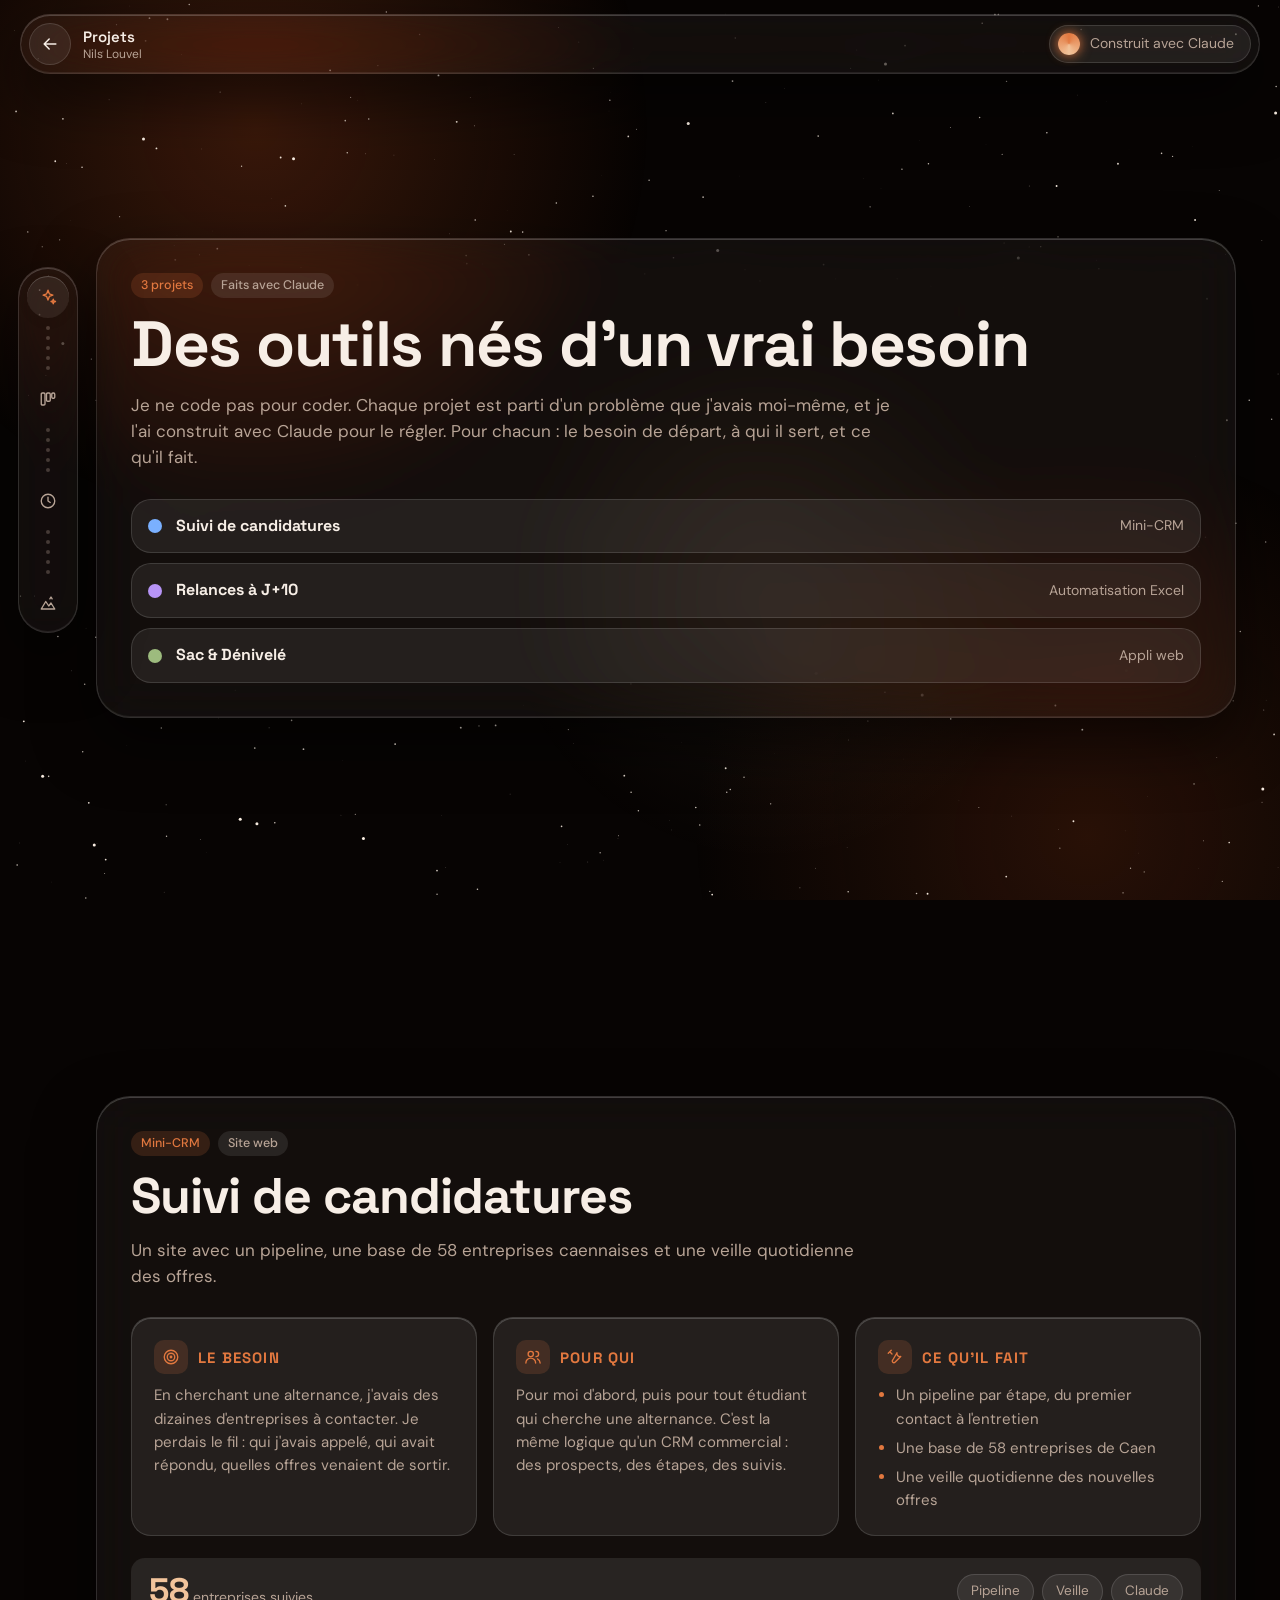
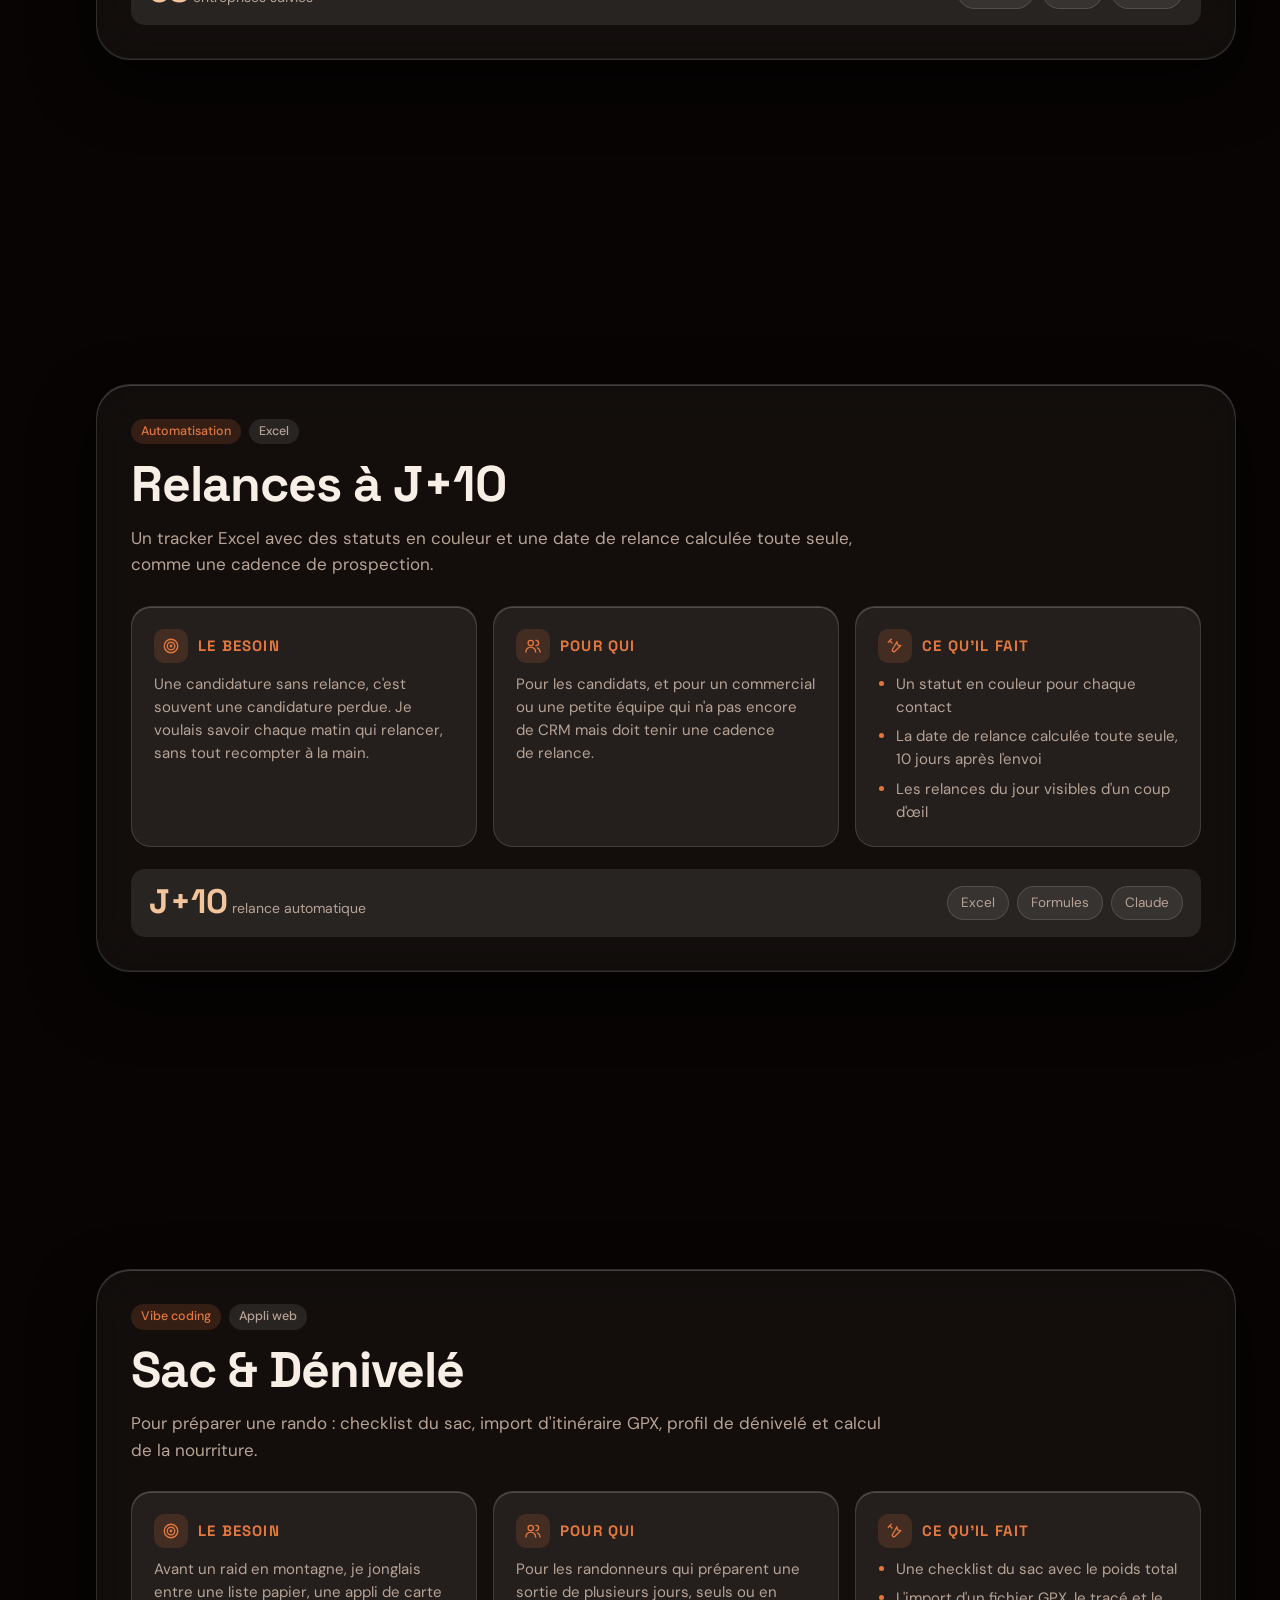
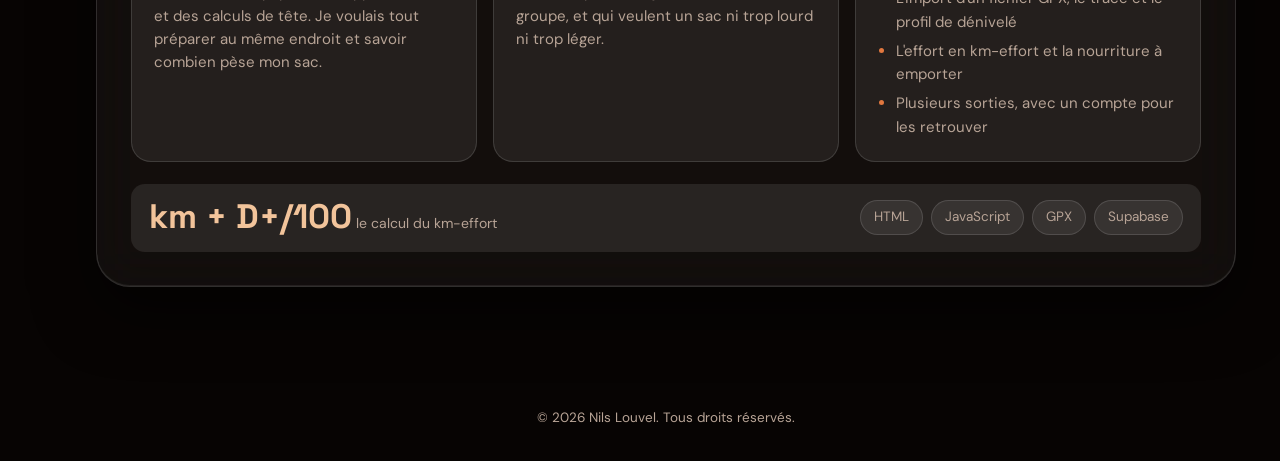
<file: projets/index.html>
<!doctype html>
<html lang="fr">
<head>
<meta charset="utf-8">
<meta name="viewport" content="width=device-width, initial-scale=1, viewport-fit=cover">
<title>Projets · Nils Louvel</title>
<meta name="description" content="Les outils que Nils Louvel a construits avec Claude : le besoin de départ, à qui ils servent et ce qu'ils font.">
<meta name="theme-color" content="#070403">
<link rel="preconnect" href="https://fonts.googleapis.com">
<link rel="preconnect" href="https://fonts.gstatic.com" crossorigin>
<link rel="stylesheet" href="https://fonts.googleapis.com/css2?family=DM+Sans:opsz,wght@9..40,400;9..40,500;9..40,700&family=Space+Grotesk:wght@500;600;700&display=swap">
<style>
/* Même thème que la page principale (fond spatial, verre, rail à gauche).
   Différence : les couleurs changent selon le projet affiché.
   Chaque section a un data-p ; le script le recopie sur <body>, et les règles body[data-p=...] plus bas
   changent les couleurs. @property permet au navigateur de faire un fondu entre deux couleurs. */
@property --c1 { syntax: '<color>'; inherits: true; initial-value: rgba(150, 62, 24, 0.42); }
@property --c2 { syntax: '<color>'; inherits: true; initial-value: rgba(95, 38, 14, 0.45); }
@property --accent { syntax: '<color>'; inherits: true; initial-value: #E2783F; }
@property --accent-2 { syntax: '<color>'; inherits: true; initial-value: #F2C49B; }

:root {
  --bg: #070403;
  --glass: rgba(255, 255, 255, 0.045);
  --glass-strong: rgba(255, 255, 255, 0.07);
  --glass-border: rgba(255, 255, 255, 0.13);
  --glass-shine: rgba(255, 255, 255, 0.2);
  --shadow: 0 24px 60px rgba(0, 0, 0, 0.55);
  --fg: #F7EEE6; --muted: #B8A496; --line: rgba(255, 255, 255, 0.09);
  --cta: #FFF3E6; --cta-ink: #1A0C06;
  --display: 'Space Grotesk', 'Helvetica Neue', Arial, sans-serif;
  --body: 'DM Sans', 'Helvetica Neue', Arial, sans-serif;
  --r-lg: 20px; --r-md: 14px;
  color-scheme: dark;
}
/* Palettes : intro = Mars (comme l'accueil) ; Rando = forêt et soleil de l'appli Sac & Dénivelé */
body { --c1: rgba(150, 62, 24, 0.42); --c2: rgba(95, 38, 14, 0.45); --accent: #E2783F; --accent-2: #F2C49B;
  transition: --c1 .9s ease, --c2 .9s ease, --accent .9s ease, --accent-2 .9s ease; }
body[data-p="crm"] { --c1: rgba(40, 92, 190, 0.45); --c2: rgba(20, 45, 110, 0.5); --accent: #7AB0FF; --accent-2: #B9D4FF; }
body[data-p="relances"] { --c1: rgba(120, 70, 200, 0.42); --c2: rgba(70, 35, 120, 0.5); --accent: #B794F6; --accent-2: #E2D3FF; }
body[data-p="rando"] { --c1: rgba(78, 107, 60, 0.5); --c2: rgba(120, 100, 30, 0.38); --accent: #9DBB7E; --accent-2: #E9C46A; }

* { box-sizing: border-box; }
html { scroll-behavior: smooth; }
body { margin: 0; background: var(--bg); color: var(--fg); font: 16px/1.55 var(--body); -webkit-font-smoothing: antialiased; }
h1, h2, h3 { font-family: var(--display); margin: 0; text-wrap: balance; letter-spacing: -0.02em; }
p { margin: 0; text-wrap: pretty; }
a { color: inherit; }
:focus-visible { outline: 2px solid var(--accent); outline-offset: 3px; }
svg.i { width: 18px; height: 18px; fill: none; stroke: currentColor; stroke-width: 1.8; stroke-linecap: round; stroke-linejoin: round; flex: none; }

/* Fond */
.bg { position: fixed; inset: 0; z-index: -1; overflow: hidden; }
.blob { position: absolute; width: 70vmax; height: 70vmax; border-radius: 50%; opacity: 0.85; }
.blob.b1 { background: radial-gradient(circle, var(--c1), transparent 62%); top: -25vmax; left: -15vmax; animation: drift1 26s ease-in-out infinite alternate; }
.blob.b2 { background: radial-gradient(circle, var(--c2), transparent 62%); bottom: -30vmax; right: -20vmax; animation: drift2 32s ease-in-out infinite alternate; }
.blob.b3 { background: radial-gradient(circle, rgba(255, 214, 170, 0.08), transparent 60%); top: 30%; left: 35%; width: 50vmax; height: 50vmax; animation: drift1 38s ease-in-out infinite alternate-reverse; }
@keyframes drift1 { to { transform: translate(12vw, 10vh) scale(1.1); } }
@keyframes drift2 { to { transform: translate(-14vw, -8vh) scale(1.15); } }
#stars { position: absolute; inset: -40px; width: calc(100% + 80px); height: calc(100% + 80px); animation: float 60s ease-in-out infinite alternate; }
@keyframes float { to { transform: translate(-30px, -24px); } }

/* Verre */
.glass { position: relative; background: var(--glass); border: 1px solid var(--glass-border);
  -webkit-backdrop-filter: blur(24px) saturate(170%); backdrop-filter: blur(24px) saturate(170%);
  box-shadow: inset 0 1px 0 var(--glass-shine), inset 0 -1px 0 rgba(255,255,255,0.08), var(--shadow); }
.card { position: relative; background: var(--glass-strong); border: 1px solid var(--glass-border); border-radius: var(--r-lg);
  box-shadow: inset 0 1px 0 var(--glass-shine); padding: 22px; }
.glass::before, .card::before { content: ""; position: absolute; inset: 0; border-radius: inherit; pointer-events: none;
  background: radial-gradient(260px circle at var(--mx, 50%) var(--my, -30%), rgba(255,255,255,0.07), transparent 65%);
  opacity: 0; transition: opacity .3s; }
.glass:hover::before, .card:hover::before { opacity: 1; }

/* Barre du haut avec la flèche retour à gauche */
.topbar { position: fixed; z-index: 20; top: max(14px, env(safe-area-inset-top)); left: 50%; transform: translateX(-50%);
  width: min(1240px, calc(100% - 24px)); border-radius: 999px; padding: 8px 8px 8px 8px;
  display: flex; align-items: center; gap: 12px; }
.back { width: 42px; height: 42px; border-radius: 50%; display: grid; place-items: center; flex: none; text-decoration: none;
  background: var(--glass-strong); border: 1px solid var(--glass-border); transition: transform .2s, background .2s; }
.back:hover { transform: translateX(-3px); background: rgba(255,255,255,.12); }
.back svg.i { width: 20px; height: 20px; }
.who { font: 600 15px var(--display); white-space: nowrap; }
.who small { display: block; font: 400 12px var(--body); color: var(--muted); }
.now { margin-left: auto; display: flex; align-items: center; gap: 10px; padding: 7px 16px 7px 8px; border-radius: 999px;
  background: var(--glass-strong); border: 1px solid var(--glass-border); font-size: 14px; color: var(--muted); }
.now .orb { width: 22px; height: 22px; border-radius: 50%; flex: none; background: conic-gradient(var(--accent), var(--accent-2), var(--accent));
  animation: spin 6s linear infinite; box-shadow: 0 0 12px var(--accent); }
@keyframes spin { to { transform: rotate(360deg); } }

/* Rail : comme l'accueil, avec 5 points entre chaque projet qui s'allument au fil du défilement */
.rail { position: fixed; z-index: 15; left: max(18px, env(safe-area-inset-left)); top: 50%; transform: translateY(-50%);
  width: 60px; overflow: hidden; border-radius: 30px; padding: 8px; display: none; flex-direction: column; gap: 6px;
  transition: width .35s cubic-bezier(.2,.8,.2,1); }
.rail:hover, .rail:focus-within { width: 220px; }
.rail a { display: flex; align-items: center; gap: 14px; height: 42px; padding-left: 12px; border-radius: 21px; color: var(--muted); text-decoration: none; transition: background .25s, color .25s; }
.rail a:hover, .rail a.on { color: var(--fg); }
.rail a.on { background: var(--glass-strong); box-shadow: inset 0 1px 0 var(--glass-shine), 0 4px 10px rgba(0,0,0,.08); }
.rail a.on svg { color: var(--accent); }
.rail a span { white-space: nowrap; font-size: 14px; font-weight: 500; opacity: 0; transition: opacity .25s; }
.rail:hover a span, .rail:focus-within a span { opacity: 1; }
/* Points centrés sous les icônes (12 px de marge + la moitié de l'icône de 18 px, moins la moitié du point) */
.steps { display: flex; flex-direction: column; gap: 6px; padding: 2px 0 2px 19px; }
.steps i { width: 4px; height: 4px; border-radius: 50%; background: var(--muted); opacity: .3;
  transition: opacity .3s, transform .3s, background .3s, box-shadow .3s; }
.steps i.lit { opacity: 1; background: var(--accent); transform: scale(1.5); box-shadow: 0 0 6px var(--accent); }

/* Sections : une par projet, chacune prend au moins la hauteur de l'écran */
main { width: min(1240px, calc(100% - 24px)); margin: 0 auto; }
.proj { min-height: 100vh; min-height: 100svh; display: flex; align-items: center; padding: calc(96px + env(safe-area-inset-top)) 0 40px; }
.panel { width: 100%; border-radius: 34px; padding: 34px; }
.chip { display: inline-flex; align-items: center; gap: 6px; padding: 3px 10px; border-radius: 999px; font-size: 12.5px; font-weight: 500;
  background: color-mix(in srgb, var(--accent) 16%, transparent); color: var(--accent); white-space: nowrap; }
.chip.grey { background: var(--line); color: var(--muted); }
.kicker { display: flex; flex-wrap: wrap; gap: 8px; align-items: center; }
.panel h1 { font-size: clamp(36px, 5.6vw, 64px); line-height: 1.02; margin-top: 14px; }
.panel h2 { font-size: clamp(30px, 4.4vw, 50px); line-height: 1.05; margin-top: 14px; }
.lead { color: var(--muted); max-width: 64ch; margin-top: 14px; font-size: 17px; }
.grid { display: grid; gap: 16px; margin-top: 28px; grid-template-columns: repeat(auto-fit, minmax(min(260px, 100%), 1fr)); }
.card h3 { font-size: 15px; letter-spacing: .08em; text-transform: uppercase; color: var(--accent); display: flex; align-items: center; gap: 10px; margin-bottom: 10px; }
.card h3 .ico { width: 34px; height: 34px; border-radius: 10px; display: grid; place-items: center;
  background: color-mix(in srgb, var(--accent) 16%, transparent); }
.card p, .card li { color: var(--muted); font-size: 15px; }
.card ul { margin: 0; padding-left: 18px; display: grid; gap: 6px; }
.card li::marker { color: var(--accent); }
.foot { display: flex; flex-wrap: wrap; gap: 14px 24px; align-items: center; justify-content: space-between; margin-top: 22px;
  padding: 16px 18px; border-radius: var(--r-md); background: var(--line); }
.foot b { font: 700 clamp(26px, 3vw, 34px)/1 var(--display); color: var(--accent-2); }
.foot span { color: var(--muted); font-size: 14px; }
.tags { display: flex; flex-wrap: wrap; gap: 8px; }
.tags span { padding: 6px 13px; border-radius: 999px; font-size: 13.5px; background: var(--glass-strong); border: 1px solid var(--glass-border); }
.btn { min-height: 46px; border-radius: 999px; display: inline-flex; align-items: center; justify-content: center; gap: 8px; padding: 0 18px;
  font: 600 14.5px var(--display); text-decoration: none; border: 1px solid transparent; background: var(--cta); color: var(--cta-ink); transition: transform .2s; }
.btn:hover { transform: translateY(-2px); }
.intro-list { display: grid; gap: 10px; margin-top: 28px; }
.intro-list a { display: flex; align-items: center; gap: 14px; padding: 14px 16px; border-radius: var(--r-lg); text-decoration: none;
  background: var(--glass-strong); border: 1px solid var(--glass-border); transition: transform .25s, background .25s; }
.intro-list a:hover { transform: translateX(4px); background: rgba(255,255,255,.1); }
.intro-list .sw { width: 14px; height: 14px; border-radius: 50%; flex: none; }
.intro-list b { font-family: var(--display); }
.intro-list span { color: var(--muted); font-size: 14px; margin-left: auto; text-align: right; }

/* Dock du bas sur téléphone */
.dock { position: fixed; z-index: 20; left: 50%; bottom: max(14px, env(safe-area-inset-bottom)); transform: translateX(-50%);
  border-radius: 999px; padding: 6px; display: flex; gap: 2px; max-width: calc(100% - 20px); }
.dock a { display: flex; flex-direction: column; align-items: center; justify-content: center; gap: 2px; min-width: 56px; min-height: 48px;
  padding: 4px 10px; border-radius: 999px; text-decoration: none; color: var(--muted); font-size: 10.5px; font-weight: 500; transition: background .3s, color .3s; }
.dock a.on { background: var(--glass-strong); color: var(--fg); box-shadow: inset 0 1px 0 var(--glass-shine); }
.dock a.on svg { color: var(--accent); }

.copy { text-align: center; font-size: 13.5px; color: var(--muted); padding: 8px 0 96px; }  /* 96 px : place pour le dock du bas */
.reveal { opacity: 0; transform: translateY(18px); transition: opacity .7s ease, transform .7s cubic-bezier(.2,.8,.2,1); transition-delay: var(--d, 0s); }
.reveal.in { opacity: 1; transform: none; }

@media (min-width: 1100px) {
  .rail { display: flex; }
  .dock { display: none; }
  .copy { padding-bottom: 32px; }
  main { width: min(1240px, calc(100% - 140px)); margin-left: max(96px, calc((100% - 1240px) / 2)); }
}
@media (max-width: 640px) {
  .now { display: none; }
  .panel { padding: 22px 16px; border-radius: 26px; }
  main { width: calc(100% - 16px); }
  .proj { padding-bottom: 96px; }
  .copy { margin-top: -64px; }
  .intro-list span { display: none; }
}
@media (prefers-reduced-motion: reduce) {
  html { scroll-behavior: auto; }
  body { transition: none; }
  .blob, .orb, #stars { animation: none; }
  .reveal { opacity: 1; transform: none; transition: none; }
}
</style>
</head>
<body>

<svg width="0" height="0" style="position:absolute" aria-hidden="true">
  <symbol id="i-back" viewBox="0 0 24 24"><path d="M19 12H5M11 6l-6 6 6 6"/></symbol>
  <symbol id="i-spark" viewBox="0 0 24 24"><path d="M12 3l1.8 4.7 4.7 1.8-4.7 1.8L12 16l-1.8-4.7-4.7-1.8 4.7-1.8z"/><path d="M19 15l.8 2.2 2.2.8-2.2.8L19 21l-.8-2.2-2.2-.8 2.2-.8z"/></symbol>
  <symbol id="i-pipe" viewBox="0 0 24 24"><rect x="3" y="4" width="5" height="16" rx="1.5"/><rect x="10" y="4" width="5" height="11" rx="1.5"/><rect x="17" y="4" width="4" height="7" rx="1.5"/></symbol>
  <symbol id="i-clock" viewBox="0 0 24 24"><circle cx="12" cy="12" r="9"/><path d="M12 7v5l3 2"/></symbol>
  <symbol id="i-route" viewBox="0 0 24 24"><path d="m3 20 6-10 4 6 3-4 5 8z"/><path d="M14.5 6.5 16 4l1.5 2.5"/></symbol>
  <symbol id="i-target" viewBox="0 0 24 24"><circle cx="12" cy="12" r="9"/><circle cx="12" cy="12" r="5"/><circle cx="12" cy="12" r="1"/></symbol>
  <symbol id="i-users" viewBox="0 0 24 24"><circle cx="9" cy="8" r="3.5"/><path d="M2.5 20a6.5 6.5 0 0 1 13 0"/><path d="M16 4.5a3.5 3.5 0 0 1 0 7M18 14.5a6.5 6.5 0 0 1 3.5 5.5"/></symbol>
  <symbol id="i-tool" viewBox="0 0 24 24"><path d="M14.7 6.3a4 4 0 0 0 5 5L12 19a2.1 2.1 0 0 1-3-3z"/><path d="m5 5 3 3M3 7l4-4"/></symbol>
</svg>

<div class="bg" aria-hidden="true">
  <div class="blob b1"></div><div class="blob b2"></div><div class="blob b3"></div>
  <canvas id="stars"></canvas>
</div>

<header class="topbar glass">
  <a class="back" href="../index.html#projets" id="back" aria-label="Retour au portfolio"><svg class="i"><use href="#i-back"/></svg></a>
  <div class="who">Projets<small>Nils Louvel</small></div>
  <div class="now"><span class="orb" aria-hidden="true"></span><span id="now-name">Construit avec Claude</span></div>
</header>

<!-- Le rail est rempli par le script à partir des sections (icône, nom, et 5 points entre chaque) -->
<nav class="rail glass" aria-label="Projets" id="rail"></nav>
<nav class="dock glass" aria-label="Projets" id="dock"></nav>

<main>
  <section class="proj" id="intro" data-p="intro" data-name="Construit avec Claude" data-short="Intro" data-icon="i-spark">
    <div class="panel glass">
      <div class="kicker reveal"><span class="chip">3 projets</span><span class="chip grey">Faits avec Claude</span></div>
      <h1 class="reveal" style="--d:.06s">Des outils nés d'un vrai besoin</h1>
      <p class="lead reveal" style="--d:.12s">Je ne code pas pour coder. Chaque projet est parti d'un problème que j'avais moi-même, et je l'ai construit avec Claude pour le régler. Pour chacun : le besoin de départ, à qui il sert, et ce qu'il fait.</p>
      <div class="intro-list">
        <a class="reveal" style="--d:.16s" href="#crm"><i class="sw" style="background:#7AB0FF"></i><b>Suivi de candidatures</b><span>Mini-CRM</span></a>
        <a class="reveal" style="--d:.2s" href="#relances"><i class="sw" style="background:#B794F6"></i><b>Relances à J+10</b><span>Automatisation Excel</span></a>
        <a class="reveal" style="--d:.24s" href="#rando"><i class="sw" style="background:#9DBB7E"></i><b>Sac &amp; Dénivelé</b><span>Appli web</span></a>
      </div>
    </div>
  </section>

  <section class="proj" id="crm" data-p="crm" data-name="Suivi de candidatures" data-short="CRM" data-icon="i-pipe">
    <div class="panel glass">
      <div class="kicker reveal"><span class="chip">Mini-CRM</span><span class="chip grey">Site web</span></div>
      <h2 class="reveal" style="--d:.06s">Suivi de candidatures</h2>
      <p class="lead reveal" style="--d:.12s">Un site avec un pipeline, une base de 58 entreprises caennaises et une veille quotidienne des offres.</p>
      <div class="grid">
        <div class="card reveal" style="--d:.16s"><h3><span class="ico"><svg class="i"><use href="#i-target"/></svg></span>Le besoin</h3>
          <p>En cherchant une alternance, j'avais des dizaines d'entreprises à contacter. Je perdais le fil : qui j'avais appelé, qui avait répondu, quelles offres venaient de sortir.</p></div>
        <div class="card reveal" style="--d:.2s"><h3><span class="ico"><svg class="i"><use href="#i-users"/></svg></span>Pour qui</h3>
          <p>Pour moi d'abord, puis pour tout étudiant qui cherche une alternance. C'est la même logique qu'un CRM commercial : des prospects, des étapes, des suivis.</p></div>
        <div class="card reveal" style="--d:.24s"><h3><span class="ico"><svg class="i"><use href="#i-tool"/></svg></span>Ce qu'il fait</h3>
          <ul><li>Un pipeline par étape, du premier contact à l'entretien</li><li>Une base de 58 entreprises de Caen</li><li>Une veille quotidienne des nouvelles offres</li></ul></div>
      </div>
      <div class="foot reveal" style="--d:.28s"><div><b>58</b> <span>entreprises suivies</span></div><div class="tags"><span>Pipeline</span><span>Veille</span><span>Claude</span></div></div>
    </div>
  </section>

  <section class="proj" id="relances" data-p="relances" data-name="Relances à J+10" data-short="Relances" data-icon="i-clock">
    <div class="panel glass">
      <div class="kicker reveal"><span class="chip">Automatisation</span><span class="chip grey">Excel</span></div>
      <h2 class="reveal" style="--d:.06s">Relances à J+10</h2>
      <p class="lead reveal" style="--d:.12s">Un tracker Excel avec des statuts en couleur et une date de relance calculée toute seule, comme une cadence de prospection.</p>
      <div class="grid">
        <div class="card reveal" style="--d:.16s"><h3><span class="ico"><svg class="i"><use href="#i-target"/></svg></span>Le besoin</h3>
          <p>Une candidature sans relance, c'est souvent une candidature perdue. Je voulais savoir chaque matin qui relancer, sans tout recompter à la main.</p></div>
        <div class="card reveal" style="--d:.2s"><h3><span class="ico"><svg class="i"><use href="#i-users"/></svg></span>Pour qui</h3>
          <p>Pour les candidats, et pour un commercial ou une petite équipe qui n'a pas encore de CRM mais doit tenir une cadence de relance.</p></div>
        <div class="card reveal" style="--d:.24s"><h3><span class="ico"><svg class="i"><use href="#i-tool"/></svg></span>Ce qu'il fait</h3>
          <ul><li>Un statut en couleur pour chaque contact</li><li>La date de relance calculée toute seule, 10 jours après l'envoi</li><li>Les relances du jour visibles d'un coup d'œil</li></ul></div>
      </div>
      <div class="foot reveal" style="--d:.28s"><div><b>J+10</b> <span>relance automatique</span></div><div class="tags"><span>Excel</span><span>Formules</span><span>Claude</span></div></div>
    </div>
  </section>

  <section class="proj" id="rando" data-p="rando" data-name="Sac &amp; Dénivelé" data-short="Rando" data-icon="i-route">
    <div class="panel glass">
      <div class="kicker reveal"><span class="chip">Vibe coding</span><span class="chip grey">Appli web</span></div>
      <h2 class="reveal" style="--d:.06s">Sac &amp; Dénivelé</h2>
      <p class="lead reveal" style="--d:.12s">Pour préparer une rando : checklist du sac, import d'itinéraire GPX, profil de dénivelé et calcul de la nourriture.</p>
      <div class="grid">
        <div class="card reveal" style="--d:.16s"><h3><span class="ico"><svg class="i"><use href="#i-target"/></svg></span>Le besoin</h3>
          <p>Avant un raid en montagne, je jonglais entre une liste papier, une appli de carte et des calculs de tête. Je voulais tout préparer au même endroit et savoir combien pèse mon sac.</p></div>
        <div class="card reveal" style="--d:.2s"><h3><span class="ico"><svg class="i"><use href="#i-users"/></svg></span>Pour qui</h3>
          <p>Pour les randonneurs qui préparent une sortie de plusieurs jours, seuls ou en groupe, et qui veulent un sac ni trop lourd ni trop léger.</p></div>
        <div class="card reveal" style="--d:.24s"><h3><span class="ico"><svg class="i"><use href="#i-tool"/></svg></span>Ce qu'il fait</h3>
          <ul><li>Une checklist du sac avec le poids total</li><li>L'import d'un fichier GPX, le tracé et le profil de dénivelé</li><li>L'effort en km-effort et la nourriture à emporter</li><li>Plusieurs sorties, avec un compte pour les retrouver</li></ul></div>
      </div>
      <div class="foot reveal" style="--d:.28s"><div><b>km + D+/100</b> <span>le calcul du km-effort</span></div><div class="tags"><span>HTML</span><span>JavaScript</span><span>GPX</span><span>Supabase</span></div></div>
    </div>
  </section>
  <p class="copy">© 2026 Nils Louvel. Tous droits réservés.</p>
</main>

<script>
(function () {
  var reduce = window.matchMedia('(prefers-reduced-motion: reduce)').matches;
  var secs = [].slice.call(document.querySelectorAll('main .proj'));
  var rail = document.getElementById('rail'), dock = document.getElementById('dock'), nowName = document.getElementById('now-name');
  var DOTS = 5;

  /* Traduction anglaise : l'accueil ouvre cette page avec ?lang=en si le visiteur a choisi English.
     Même principe que l'accueil : phrase française exacte à gauche, anglais à droite. */
  var EN = {
    'Projets': 'Projects', 'Retour au portfolio': 'Back to portfolio',
    'Construit avec Claude': 'Built with Claude', '3 projets': '3 projects', 'Faits avec Claude': 'Made with Claude',
    "Des outils nés d'un vrai besoin": 'Tools born from a real need',
    "Je ne code pas pour coder. Chaque projet est parti d'un problème que j'avais moi-même, et je l'ai construit avec Claude pour le régler. Pour chacun : le besoin de départ, à qui il sert, et ce qu'il fait.":
      "I don't code for the sake of it. Each project started from a problem I had myself, and I built it with Claude to solve it. For each one: the original need, who it's for, and what it does.",
    'Suivi de candidatures': 'Job application tracker', 'Relances à J+10': 'Follow-ups at D+10', 'Sac & Dénivelé': 'Pack & Elevation',
    'Automatisation Excel': 'Excel automation', 'Appli web': 'Web app', 'Site web': 'Website', 'Automatisation': 'Automation',
    'Intro': 'Intro', 'CRM': 'CRM', 'Relances': 'Follow-ups', 'Rando': 'Hiking',
    'Le besoin': 'The need', 'Pour qui': "Who it's for", "Ce qu'il fait": 'What it does',
    'Un site avec un pipeline, une base de 58 entreprises caennaises et une veille quotidienne des offres.':
      'A site with a pipeline, a database of 58 companies in Caen and a daily scan of job offers.',
    "En cherchant une alternance, j'avais des dizaines d'entreprises à contacter. Je perdais le fil : qui j'avais appelé, qui avait répondu, quelles offres venaient de sortir.":
      'While looking for a work-study position, I had dozens of companies to contact. I kept losing track: who I had called, who had replied, which offers had just come out.',
    "Pour moi d'abord, puis pour tout étudiant qui cherche une alternance. C'est la même logique qu'un CRM commercial : des prospects, des étapes, des suivis.":
      "For me first, then for any student looking for a work-study position. It works like a sales CRM: prospects, stages, follow-ups.",
    "Un pipeline par étape, du premier contact à l'entretien": 'A pipeline by stage, from first contact to interview',
    'Une base de 58 entreprises de Caen': 'A database of 58 companies in Caen',
    'Une veille quotidienne des nouvelles offres': 'A daily scan of new job offers',
    'entreprises suivies': 'companies tracked', 'Veille': 'Job alerts',
    'Un tracker Excel avec des statuts en couleur et une date de relance calculée toute seule, comme une cadence de prospection.':
      'An Excel tracker with color-coded statuses and a follow-up date that calculates itself, like a sales cadence.',
    "Une candidature sans relance, c'est souvent une candidature perdue. Je voulais savoir chaque matin qui relancer, sans tout recompter à la main.":
      'An application without a follow-up is often a lost one. I wanted to know every morning who to follow up with, without counting days by hand.',
    "Pour les candidats, et pour un commercial ou une petite équipe qui n'a pas encore de CRM mais doit tenir une cadence de relance.":
      "For job seekers, and for a salesperson or small team that doesn't have a CRM yet but needs to keep a follow-up cadence.",
    'Un statut en couleur pour chaque contact': 'A color-coded status for each contact',
    "La date de relance calculée toute seule, 10 jours après l'envoi": 'The follow-up date calculated automatically, 10 days after sending',
    "Les relances du jour visibles d'un coup d'œil": "Today's follow-ups visible at a glance",
    'J+10': 'D+10', 'relance automatique': 'automatic follow-up', 'Formules': 'Formulas',
    "Pour préparer une rando : checklist du sac, import d'itinéraire GPX, profil de dénivelé et calcul de la nourriture.":
      'For planning a hike: packing checklist, GPX route import, elevation profile and food planning.',
    'Avant un raid en montagne, je jonglais entre une liste papier, une appli de carte et des calculs de tête. Je voulais tout préparer au même endroit et savoir combien pèse mon sac.':
      'Before a mountain trek, I juggled a paper list, a map app and mental math. I wanted to prepare everything in one place and know how much my pack weighs.',
    'Pour les randonneurs qui préparent une sortie de plusieurs jours, seuls ou en groupe, et qui veulent un sac ni trop lourd ni trop léger.':
      'For hikers planning a multi-day trip, alone or in a group, who want a pack that is neither too heavy nor too light.',
    'Une checklist du sac avec le poids total': 'A packing checklist with the total weight',
    "L'import d'un fichier GPX, le tracé et le profil de dénivelé": 'GPX file import, with the route and elevation profile',
    "L'effort en km-effort et la nourriture à emporter": 'Effort in effort-km, and the food to bring',
    'Plusieurs sorties, avec un compte pour les retrouver': 'Several trips, with an account to find them again',
    '© 2026 Nils Louvel. Tous droits réservés.': '© 2026 Nils Louvel. All rights reserved.',
    'km + D+/100': 'km + gain/100', 'le calcul du km-effort': 'the effort-km formula'
  };
  if (new URLSearchParams(location.search).get('lang') === 'en') {
    document.documentElement.lang = 'en';
    document.title = 'Projects · Nils Louvel';
    var w = document.createTreeWalker(document.body, NodeFilter.SHOW_TEXT), n;
    while ((n = w.nextNode())) {
      var v = n.nodeValue, k = v.trim().replace(/\s+/g, ' ');
      if (EN[k]) n.nodeValue = v.match(/^\s*/)[0] + EN[k] + v.match(/\s*$/)[0];
    }
    document.querySelectorAll('[aria-label]').forEach(function (el) { var t = EN[el.getAttribute('aria-label')]; if (t) el.setAttribute('aria-label', t); });
    secs.forEach(function (s) { s.dataset.name = EN[s.dataset.name] || s.dataset.name; s.dataset.short = EN[s.dataset.short] || s.dataset.short; });
  }

  /* Flèche retour : si on vient du portfolio, on revient en arrière (la page d'accueil garde sa place
     et ne rejoue pas la vidéo) ; sinon le lien normal ouvre l'accueil. */
  document.getElementById('back').addEventListener('click', function (e) {
    try { if (document.referrer && new URL(document.referrer).origin === location.origin && history.length > 1) { e.preventDefault(); history.back(); } } catch (err) {}
  });

  /* Rail et dock construits à partir des sections : ajouter un projet = ajouter une section */
  var dotGroups = [];
  secs.forEach(function (s, i) {
    var icon = '<svg class="i"><use href="#' + s.dataset.icon + '"/></svg>';
    var a = document.createElement('a'); a.href = '#' + s.id; a.innerHTML = icon + '<span></span>';
    a.querySelector('span').textContent = s.dataset.name;
    rail.appendChild(a);
    var d = document.createElement('a'); d.href = '#' + s.id; d.innerHTML = icon + '<span></span>';
    d.querySelector('span').textContent = s.dataset.short;
    dock.appendChild(d);
    if (i < secs.length - 1) {
      var g = document.createElement('div'); g.className = 'steps'; g.setAttribute('aria-hidden', 'true');
      for (var k = 0; k < DOTS; k++) g.appendChild(document.createElement('i'));
      rail.appendChild(g); dotGroups.push(g.children);
    }
  });
  var railLinks = rail.querySelectorAll('a'), dockLinks = dock.querySelectorAll('a');

  /* Au défilement : p = position entre les sections (1,5 = à mi-chemin entre la 2e et la 3e).
     Les points s'allument un par un entre deux projets, et les couleurs suivent le projet le plus visible. */
  var current = -1;
  function update() {
    var mid = scrollY + 1, p = 0;  // mesuré depuis le haut de l'écran : p = 2 quand la 3e section touche le haut
    for (var i = 0; i < secs.length; i++) {
      var top = secs[i].offsetTop, next = secs[i + 1] ? secs[i + 1].offsetTop : top + secs[i].offsetHeight;
      if (mid >= top) p = i + Math.min(1, (mid - top) / (next - top));
    }
    dotGroups.forEach(function (dots, g) {
      for (var k = 0; k < DOTS; k++) dots[k].classList.toggle('lit', p >= g + (k + 1) / (DOTS + 1));
    });
    var on = Math.min(secs.length - 1, Math.floor(p + 0.5));
    if (on === current) return;
    current = on;
    document.body.dataset.p = secs[on].dataset.p;
    nowName.textContent = secs[on].dataset.name;
    railLinks.forEach(function (a, k) { a.classList.toggle('on', k === on); });
    dockLinks.forEach(function (a, k) { a.classList.toggle('on', k === on); });
  }
  var ticking = false;
  addEventListener('scroll', function () { if (!ticking) { ticking = true; requestAnimationFrame(function () { ticking = false; update(); }); } }, { passive: true });
  addEventListener('resize', update);
  update();

  /* Liens internes : défilement doux fait en JS, pour marcher même dans un aperçu */
  document.addEventListener('click', function (e) {
    var link = e.target.closest('a[href^="#"]');
    var target = link && document.getElementById(link.getAttribute('href').slice(1));
    if (!target) return;
    e.preventDefault();
    target.scrollIntoView({ behavior: reduce ? 'auto' : 'smooth', block: 'start' });
    try { history.replaceState(null, '', link.getAttribute('href')); } catch (err) {}
  });

  /* Ciel étoilé (même code que l'accueil) */
  var sc = document.getElementById('stars'), sg = sc.getContext('2d'), lastW = 0;
  function drawStars() {
    var W = sc.clientWidth, H = sc.clientHeight, dpr = Math.min(devicePixelRatio || 1, 2);
    if (!W || W === lastW) return; lastW = W;
    sc.width = W * dpr; sc.height = H * dpr; sg.setTransform(dpr, 0, 0, dpr, 0, 0);
    for (var i = 0, n = Math.round(W * H / 2400); i < n; i++) {
      var r = Math.random();
      sg.fillStyle = 'rgba(255,244,232,' + (0.2 + r * 0.8) + ')';
      sg.beginPath(); sg.arc(Math.random() * W, Math.random() * H, r < 0.94 ? r * 0.8 + 0.2 : 1.5, 0, 6.283); sg.fill();
    }
  }
  drawStars();
  var rt; addEventListener('resize', function () { clearTimeout(rt); rt = setTimeout(drawStars, 200); });

  /* Reflet du verre qui suit le pointeur */
  document.addEventListener('pointermove', function (e) {
    var el = e.target.closest && e.target.closest('.card, .glass');
    if (!el) return;
    var r = el.getBoundingClientRect();
    el.style.setProperty('--mx', (e.clientX - r.left) + 'px');
    el.style.setProperty('--my', (e.clientY - r.top) + 'px');
  });

  /* Apparition au défilement */
  if (!reduce && 'IntersectionObserver' in window) {
    var io = new IntersectionObserver(function (es) {
      es.forEach(function (en) { if (en.isIntersecting) { io.unobserve(en.target); en.target.classList.add('in'); } });
    }, { threshold: 0.15 });
    document.querySelectorAll('.reveal').forEach(function (el) { io.observe(el); });
  } else document.querySelectorAll('.reveal').forEach(function (el) { el.classList.add('in'); });
})();
</script>
</body>
</html>
</file>
